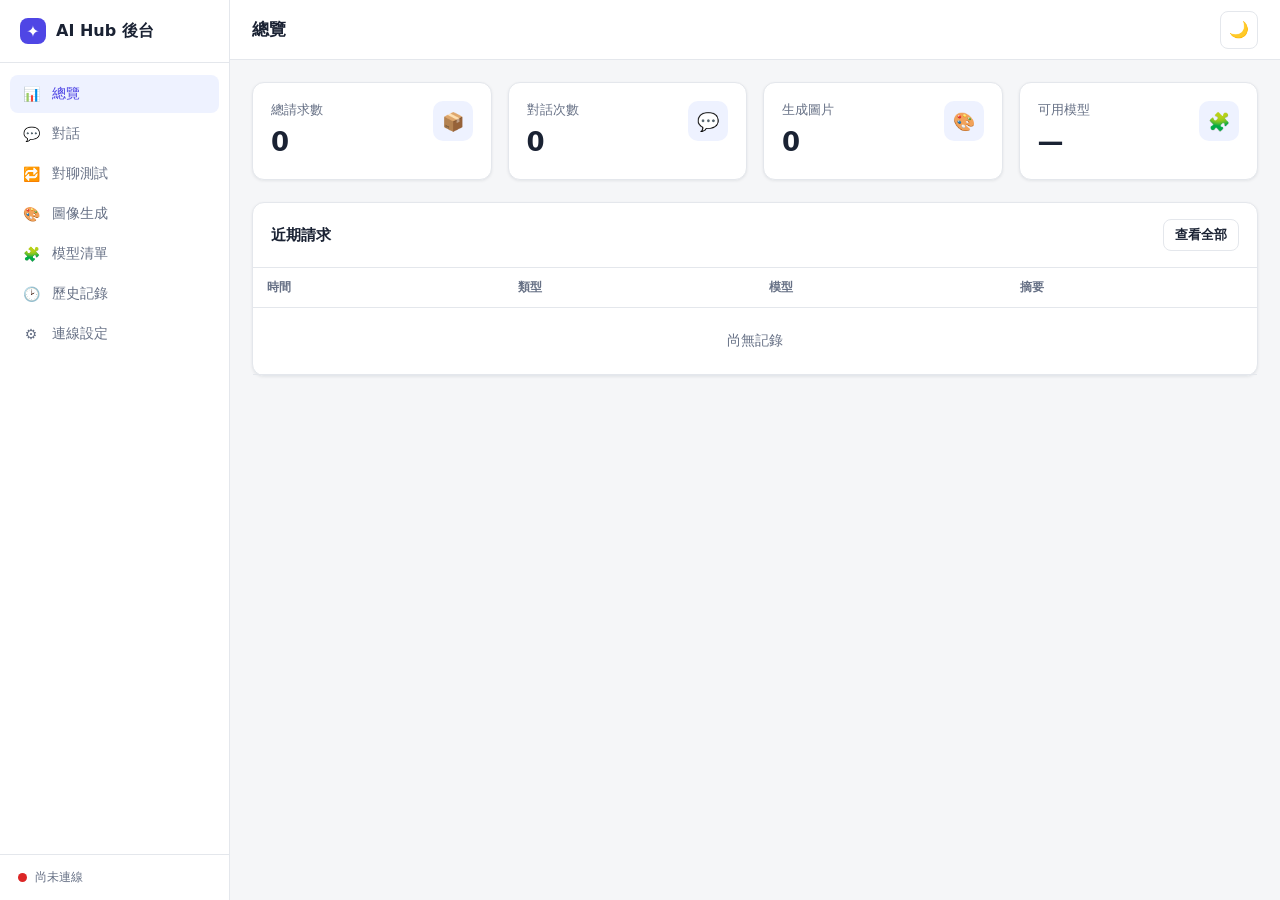
<file: AI/index.html>
<!DOCTYPE html>
<html lang="zh-Hant">
<head>
<meta charset="UTF-8">
<meta name="viewport" content="width=device-width, initial-scale=1.0">
<title>AI Hub 管理後台</title>
<style>
  /* ===== 主題變數 ===== */
  :root {
    --bg: #f5f6f8; --panel: #ffffff; --border: #e4e7ec;
    --text: #1a2233; --muted: #667085; --accent: #4f46e5; --accent-soft: #eef2ff;
    --green: #16a34a; --red: #dc2626; --amber: #d97706;
    --shadow: 0 1px 3px rgba(16,24,40,.08);
  }
  [data-theme="dark"] {
    --bg: #0f1419; --panel: #1a212b; --border: #2a3441;
    --text: #e6edf3; --muted: #8b98a5; --accent: #6366f1; --accent-soft: #1e1b4b;
    --shadow: 0 1px 3px rgba(0,0,0,.4);
  }
  * { box-sizing: border-box; margin: 0; padding: 0; }
  body { font-family: "Segoe UI", "Microsoft JhengHei", system-ui, sans-serif; background: var(--bg); color: var(--text); font-size: 14px; }
  .layout { display: flex; min-height: 100vh; }

  /* ===== 側邊欄 ===== */
  .sidebar { width: 230px; background: var(--panel); border-right: 1px solid var(--border); display: flex; flex-direction: column; position: fixed; inset: 0 auto 0 0; transition: transform .2s; z-index: 50; }
  .brand { padding: 18px 20px; font-weight: 700; font-size: 16px; display: flex; align-items: center; gap: 10px; border-bottom: 1px solid var(--border); }
  .brand .dot { width: 26px; height: 26px; border-radius: 8px; background: var(--accent); display: grid; place-items: center; color: #fff; }
  .nav { padding: 12px 10px; flex: 1; }
  .nav a { display: flex; align-items: center; gap: 12px; padding: 10px 12px; border-radius: 8px; color: var(--muted); text-decoration: none; font-weight: 500; margin-bottom: 2px; cursor: pointer; }
  .nav a:hover { background: var(--bg); color: var(--text); }
  .nav a.active { background: var(--accent-soft); color: var(--accent); }
  .nav .ico { width: 18px; text-align: center; }
  .conn { padding: 14px 18px; border-top: 1px solid var(--border); font-size: 12px; color: var(--muted); display: flex; align-items: center; gap: 8px; }
  .led { width: 9px; height: 9px; border-radius: 50%; background: var(--muted); flex: none; }
  .led.on { background: var(--green); box-shadow: 0 0 6px var(--green); }
  .led.off { background: var(--red); }

  /* ===== 主內容 ===== */
  .main { flex: 1; margin-left: 230px; min-width: 0; }
  .topbar { height: 60px; background: var(--panel); border-bottom: 1px solid var(--border); display: flex; align-items: center; gap: 14px; padding: 0 22px; position: sticky; top: 0; z-index: 40; }
  .topbar .title { font-size: 17px; font-weight: 600; flex: 1; }
  .icon-btn { background: transparent; border: 1px solid var(--border); border-radius: 8px; width: 38px; height: 38px; cursor: pointer; color: var(--text); font-size: 16px; }
  .icon-btn:hover { background: var(--bg); }
  .hamburger { display: none; }
  .content { padding: 22px; }

  /* ===== 統計卡 ===== */
  .stats { display: grid; grid-template-columns: repeat(auto-fit, minmax(200px, 1fr)); gap: 16px; margin-bottom: 22px; }
  .stat { background: var(--panel); border: 1px solid var(--border); border-radius: 12px; padding: 18px; box-shadow: var(--shadow); }
  .stat .label { color: var(--muted); font-size: 13px; }
  .stat .value { font-size: 26px; font-weight: 700; margin: 8px 0 4px; }
  .stat .ico { float: right; width: 40px; height: 40px; border-radius: 10px; display: grid; place-items: center; font-size: 18px; background: var(--accent-soft); color: var(--accent); }

  /* ===== 卡片 ===== */
  .card { background: var(--panel); border: 1px solid var(--border); border-radius: 12px; box-shadow: var(--shadow); margin-bottom: 22px; }
  .card-head { padding: 16px 18px; border-bottom: 1px solid var(--border); display: flex; align-items: center; gap: 12px; }
  .card-head h3 { font-size: 15px; flex: 1; }
  .card-body { padding: 18px; }

  /* ===== 表單元件 ===== */
  input, select, textarea { font-family: inherit; font-size: 14px; background: var(--panel); color: var(--text); border: 1px solid var(--border); border-radius: 8px; padding: 9px 12px; width: 100%; }
  input:focus, select:focus, textarea:focus { outline: none; border-color: var(--accent); }
  textarea { resize: vertical; min-height: 70px; }
  label { display: block; font-size: 13px; color: var(--muted); margin-bottom: 5px; margin-top: 12px; }
  label:first-child { margin-top: 0; }
  .btn { background: var(--accent); color: #fff; border: none; border-radius: 8px; padding: 9px 16px; font-size: 14px; font-weight: 600; cursor: pointer; }
  .btn:hover { filter: brightness(1.08); }
  .btn:disabled { opacity: .5; cursor: not-allowed; }
  .btn.ghost { background: transparent; border: 1px solid var(--border); color: var(--text); }
  .btn.ghost:hover { background: var(--bg); }
  .btn.sm { padding: 6px 11px; font-size: 13px; }
  .row { display: flex; gap: 14px; flex-wrap: wrap; }
  .row > div { flex: 1; min-width: 140px; }
  .status { font-size: 13px; margin-top: 10px; min-height: 18px; }
  .status.ok { color: var(--green); } .status.err { color: var(--red); }
  .spin { display: inline-block; width: 13px; height: 13px; border: 2px solid var(--muted); border-top-color: transparent; border-radius: 50%; animation: r .7s linear infinite; vertical-align: -2px; }
  @keyframes r { to { transform: rotate(360deg); } }
  .hint { font-size: 12px; color: var(--muted); margin-top: 6px; }

  /* ===== 模型 chip ===== */
  .chips { display: flex; flex-wrap: wrap; gap: 8px; margin-top: 12px; }
  .chip { background: var(--bg); border: 1px solid var(--border); border-radius: 999px; padding: 5px 12px; font-size: 12.5px; cursor: pointer; }
  .chip:hover { border-color: var(--accent); }
  .chip.active { background: var(--accent); border-color: var(--accent); color: #fff; }

  /* ===== 表格 ===== */
  table { width: 100%; border-collapse: collapse; }
  th, td { text-align: left; padding: 11px 14px; border-bottom: 1px solid var(--border); }
  th { color: var(--muted); font-size: 12px; text-transform: uppercase; letter-spacing: .03em; }
  tbody tr:hover { background: var(--bg); }
  .badge { display: inline-block; padding: 3px 10px; border-radius: 999px; font-size: 12px; font-weight: 600; }
  .badge.chat { background: #dbeafe; color: #1e40af; } .badge.image { background: #fce7f3; color: #9d174d; } .badge.models { background: #dcfce7; color: #166534; }
  [data-theme="dark"] .badge.chat { background: #1e3a5f; color: #bfdbfe; }
  [data-theme="dark"] .badge.image { background: #500724; color: #fbcfe8; }
  [data-theme="dark"] .badge.models { background: #14532d; color: #bbf7d0; }

  /* ===== 對話 ===== */
  .chat-box { background: var(--bg); border: 1px solid var(--border); border-radius: 10px; padding: 16px; min-height: 240px; max-height: 460px; overflow-y: auto; display: flex; flex-direction: column; gap: 12px; }
  .msg { display: flex; gap: 10px; max-width: 88%; }
  .msg.user { align-self: flex-end; flex-direction: row-reverse; }
  .avatar { width: 30px; height: 30px; border-radius: 8px; flex: none; display: grid; place-items: center; font-size: 15px; }
  .msg.user .avatar { background: var(--accent); color: #fff; }
  .msg.bot .avatar { background: var(--accent-soft); color: var(--accent); }
  .bubble { background: var(--panel); border: 1px solid var(--border); border-radius: 10px; padding: 10px 14px; white-space: pre-wrap; word-break: break-word; }
  .msg.user .bubble { background: var(--accent); color: #fff; border-color: var(--accent); }
  .chat-input { display: flex; gap: 10px; margin-top: 14px; }
  .chat-input textarea { min-height: 46px; }

  /* ===== 圖像 ===== */
  .img-grid { display: grid; grid-template-columns: repeat(auto-fill, minmax(220px, 1fr)); gap: 14px; margin-top: 14px; }
  .img-grid img { width: 100%; border-radius: 10px; border: 1px solid var(--border); display: block; }
  .imgwrap { position: relative; }
  .imgwrap .btns { position: absolute; right: 8px; bottom: 8px; display: flex; gap: 6px; }
  .imgwrap .btns .btn { box-shadow: var(--shadow); }

  /* ===== Modal / Toast / Page ===== */
  .overlay { position: fixed; inset: 0; background: rgba(0,0,0,.6); display: none; place-items: center; z-index: 100; padding: 20px; }
  .overlay.show { display: grid; }
  .modal { background: var(--panel); border-radius: 14px; width: 100%; max-width: 720px; max-height: 88vh; overflow: auto; }
  .modal img { width: 100%; border-radius: 10px; }
  .page { display: none; } .page.active { display: block; }
  .toast { position: fixed; bottom: 24px; left: 50%; transform: translateX(-50%) translateY(80px); background: var(--text); color: var(--panel); padding: 12px 20px; border-radius: 10px; font-weight: 500; transition: transform .25s; z-index: 200; }
  .toast.show { transform: translateX(-50%) translateY(0); }

  @media (max-width: 768px) {
    .sidebar { transform: translateX(-100%); } .sidebar.open { transform: translateX(0); }
    .main { margin-left: 0; } .hamburger { display: block; }
  }
</style>
</head>
<body>
<div class="layout">
  <!-- ===== 側邊欄 ===== -->
  <aside class="sidebar" id="sidebar">
    <div class="brand"><span class="dot">✦</span> AI Hub 後台</div>
    <nav class="nav" id="nav">
      <a class="active" data-page="overview"><span class="ico">📊</span> 總覽</a>
      <a data-page="chat"><span class="ico">💬</span> 對話</a>
      <a data-page="selfchat"><span class="ico">🔁</span> 對聊測試</a>
      <a data-page="image"><span class="ico">🎨</span> 圖像生成</a>
      <a data-page="models"><span class="ico">🧩</span> 模型清單</a>
      <a data-page="history"><span class="ico">🕑</span> 歷史記錄</a>
      <a data-page="settings"><span class="ico">⚙️</span> 連線設定</a>
    </nav>
    <div class="conn"><span class="led off" id="led"></span><span id="connText">尚未連線</span></div>
  </aside>

  <div class="main">
    <header class="topbar">
      <button class="icon-btn hamburger" id="ham">☰</button>
      <div class="title" id="pageTitle">總覽</div>
      <button class="icon-btn" id="themeBtn" title="切換主題">🌙</button>
    </header>
    <div class="content">

      <!-- ===== 總覽 ===== -->
      <section class="page active" id="page-overview">
        <div class="stats" id="statCards"></div>
        <div class="card">
          <div class="card-head"><h3>近期請求</h3><button class="btn ghost sm" data-goto="history">查看全部</button></div>
          <div style="overflow-x:auto">
            <table><thead><tr><th>時間</th><th>類型</th><th>模型</th><th>摘要</th></tr></thead>
            <tbody id="recentBody"></tbody></table>
          </div>
        </div>
      </section>

      <!-- ===== 對話 ===== -->
      <section class="page" id="page-chat">
        <div class="card">
          <div class="card-head">
            <h3>💬 對話測試</h3>
            <select id="chatModel" style="width:auto; max-width:260px"><option value="">選擇模型…</option></select>
            <button class="btn ghost sm" id="chatExport" title="把目前這場對話存成檔案">⬇ 匯出</button>
            <button class="btn ghost sm" id="chatImport" title="從檔案載入一場對話">⬆ 匯入</button>
            <input type="file" id="chatImportFile" accept="application/json,.json" style="display:none">
          </div>
          <div class="card-body">
            <div class="chat-box" id="chatBox">
              <div class="hint" style="margin:auto">填好設定與模型後,開始對話吧 👋</div>
            </div>
            <div class="chat-input">
              <textarea id="chatInput" placeholder="輸入訊息…(Enter 送出,Shift+Enter 換行)"></textarea>
              <button class="btn" id="chatSend">送出</button>
              <button class="btn ghost" id="chatClear" title="清空對話">🗑</button>
            </div>
            <div class="row" style="margin-top:12px">
              <div><label>Temperature</label><input id="temp" type="number" value="0.7" step="0.1" min="0" max="2"></div>
              <div><label>Max Tokens</label><input id="maxTokens" type="number" value="2048" min="1"></div>
              <div style="display:flex;align-items:flex-end"><label style="display:flex;gap:6px;align-items:center;margin:0;color:var(--text);cursor:pointer"><input type="checkbox" id="stream" checked style="width:auto"> 串流</label></div>
            </div>
            <div class="status" id="chatStatus"></div>
            <div class="chips" id="chatChips"></div>
          </div>
        </div>
      </section>

      <!-- ===== 對聊測試(兩模型自動對談) ===== -->
      <section class="page" id="page-selfchat">
        <div class="card">
          <div class="card-head"><h3>🔁 對聊測試</h3><span class="hint" style="margin:0">兩個模型針對你的話題自動對談</span>
            <button class="btn ghost sm" id="scExport" title="把這場對聊存成檔案">⬇ 匯出</button>
            <button class="btn ghost sm" id="scImport" title="從檔案載入一場對聊">⬆ 匯入</button>
            <input type="file" id="scImportFile" accept="application/json,.json" style="display:none">
          </div>
          <div class="card-body">
            <label>📋 情境範本(選了自動帶入人格與開場白,模型仍由你選)</label>
            <select id="scPreset"></select>
            <div class="row" style="margin-top:12px">
              <div>
                <label>🅰️ 角色 A 模型</label>
                <select id="scModelA"><option value="">選擇模型…</option></select>
                <label>A 的人格設定(選填)</label>
                <input id="scSysA" placeholder="例如:你是樂觀的分析師,立場偏正面">
              </div>
              <div>
                <label>🅱️ 角色 B 模型</label>
                <select id="scModelB"><option value="">選擇模型…</option></select>
                <label>B 的人格設定(選填)</label>
                <input id="scSysB" placeholder="例如:你是謹慎的評論者,負責提出質疑">
              </div>
            </div>
            <label>開場白 / 話題(你來開頭)</label>
            <textarea id="scSeed">請分析近期台灣與日本的關係,並提出你的觀察。</textarea>
            <div class="row" style="margin-top:6px">
              <div><label>對談輪數</label><input id="scTurns" type="number" value="6" min="1" max="40"></div>
              <div><label>每則 Max Tokens</label><input id="scMax" type="number" value="1024" min="64"></div>
              <div style="display:flex; align-items:flex-end; gap:10px">
                <button class="btn" id="scStart">▶ 開始對聊</button>
                <button class="btn ghost" id="scStop" disabled>⏹ 停止</button>
              </div>
            </div>
            <div class="status" id="scStatus"></div>
            <div class="chat-box" id="scBox" style="margin-top:6px"></div>
          </div>
        </div>
      </section>

      <!-- ===== 圖像 ===== -->
      <section class="page" id="page-image">
        <div class="card">
          <div class="card-head"><h3>🧱 遊戲素材範本</h3><span class="hint" style="margin:0">依《2D Top-Down AI 美術規範》快速套用 Prompt</span></div>
          <div class="card-body">
            <div class="row">
              <div><label>分類</label><select id="assetCat"></select></div>
              <div><label>項目</label><select id="assetSubj"></select></div>
              <div style="display:flex; align-items:flex-end"><button class="btn ghost" id="assetApply" style="width:100%">套用到下方 Prompt</button></div>
            </div>
            <label>自訂主體(選填,留空則用左邊選的項目;例如要生成清單沒有的新怪物 "Fire Goblin holding an axe")</label>
            <input id="assetCustom" placeholder="例如:Fire Goblin holding an axe">
          </div>
        </div>
        <div class="card">
          <div class="card-head"><h3>📁 遊戲貼圖檔名/資料夾</h3><span class="hint" style="margin:0">點一下複製該文字;檔名會同時帶入「下載檔名」</span></div>
          <div class="card-body">
            <div id="fileGroups"></div>
            <div class="status" id="batchStatus"></div>
            <div class="hint" id="targetHint" style="margin-top:10px">點單一項目=帶入 Prompt 與目標;按「⚡ 整組補齊」=缺少的檔案全自動生成並存入,連點都不用點。⚠️ 模板改版(2026-07 Q版貼紙風 v2)後,建議把舊圖清掉整組重生——同資料夾同一批、同一模型生成,風格才不會漂移混雜</div>
            <label>下載檔名(留空=自動用 Prompt 主體命名;下載一律轉存 PNG)</label>
            <input id="dlName" placeholder="例如:imp">
          </div>
        </div>
        <div class="card">
          <div class="card-head"><h3>🎨 圖像生成</h3></div>
          <div class="card-body">
            <div class="row">
              <div style="flex:2"><label>圖像模型</label><input id="imgModel" placeholder="到「模型清單」頁按圖像模型的「使用」鈕帶入,或手動貼上精確 ID(區分大小寫)"></div>
              <div><label>數量</label><input id="imgN" type="number" value="1" min="1" max="4"></div>
              <div><label>尺寸</label><select id="imgSize"><option>1024x1024</option><option>512x512</option><option>768x768</option><option>1024x768</option><option>768x1024</option></select></div>
            </div>
            <label>Prompt</label>
            <textarea id="imgPrompt">A beautiful sunset over the ocean, digital art</textarea>
            <label>Negative Prompt(選填,並非所有模型都支援,會忽略也沒關係)</label>
            <textarea id="imgNegative" style="min-height:50px"></textarea>
            <div style="margin-top:14px; display:flex; gap:14px; align-items:center; flex-wrap:wrap">
              <button class="btn" id="imgBtn">🎨 生成圖像</button>
              <label style="display:flex;gap:6px;align-items:center;margin:0;color:var(--text);cursor:pointer"><input type="checkbox" id="autoSpec" style="width:auto"> 自動套用美術規範(需求書)</label>
              <label style="display:flex;gap:6px;align-items:center;margin:0;color:var(--text);cursor:pointer"><input type="checkbox" id="autoMatte" style="width:auto"> 存入遊戲前自動去背</label>
              <label style="display:flex;gap:6px;align-items:center;margin:0;color:var(--text);cursor:pointer"><input type="checkbox" id="autoSave" style="width:auto"> 生成後自動存入遊戲</label>
            </div>
            <div class="hint">「自動存入」要先在上方選好目標(🎯 點怪物),生成完<b>第一張</b>會自動去背並寫進對應資料夾(檔案已存在仍會先問要不要覆蓋);一次生多張時,其餘的用各圖的「💾」手動挑著存。</div>
            <div class="status" id="imgStatus"></div>
            <div class="img-grid" id="imgResult"></div>
          </div>
        </div>
      </section>

      <!-- ===== 模型清單 ===== -->
      <section class="page" id="page-models">
        <div class="card">
          <div class="card-head"><h3>🧩 可用模型</h3>
            <select id="kindFilter" style="width:auto"><option value="">全部類型</option><option>圖像</option><option>對話</option><option>審核</option><option>嵌入</option><option>語音</option><option>重排</option></select>
            <label style="display:flex;gap:6px;align-items:center;margin:0;color:var(--text);cursor:pointer;font-size:13px"><input type="checkbox" id="freeOnly" style="width:auto"> 只看免費</label>
            <button class="btn sm" id="reloadModels">重新整理</button></div>
          <div style="overflow-x:auto"><table><thead><tr><th>Model ID</th><th>擁有者</th><th>類型</th><th>操作</th></tr></thead><tbody id="modelBody"></tbody></table></div>
          <div class="status" id="modelStatus" style="padding:0 18px 16px"></div>
        </div>
      </section>

      <!-- ===== 歷史記錄 ===== -->
      <section class="page" id="page-history">
        <div class="card">
          <div class="card-head"><h3>🕑 歷史記錄</h3>
            <button class="btn ghost sm" id="exportHistory">⬇ 匯出</button>
            <button class="btn ghost sm" id="importHistory">⬆ 匯入</button>
            <button class="btn ghost sm" id="clearHistory">清空記錄</button>
            <input type="file" id="importFile" accept="application/json,.json" style="display:none">
          </div>
          <div style="overflow-x:auto"><table><thead><tr><th>時間</th><th>類型</th><th>模型</th><th>內容</th><th></th></tr></thead><tbody id="historyBody"></tbody></table></div>
        </div>
      </section>

      <!-- ===== 設定 ===== -->
      <section class="page" id="page-settings">
        <div class="card" style="max-width:620px">
          <div class="card-head"><h3>⚙️ 連線設定</h3></div>
          <div class="card-body">
            <label>快速切換服務商(各自記住自己的金鑰)</label>
            <div style="display:flex; gap:8px; flex-wrap:wrap">
              <button class="btn ghost sm" data-preset="https://www.iai.nkust.edu.tw/aihub/v1">🏫 學校 AI Hub</button>
              <button class="btn ghost sm" data-preset="https://openrouter.ai/api/v1">🌐 OpenRouter</button>
              <button class="btn ghost sm" data-preset="https://generativelanguage.googleapis.com/v1beta/openai">✨ Google Gemini</button>
              <button class="btn ghost sm" data-preset="https://image.pollinations.ai">🎨 Pollinations(免金鑰)</button>
            </div>
            <div class="hint">OpenRouter 金鑰到 openrouter.ai → Keys 申請;Gemini 金鑰到 aistudio.google.com 申請(免費額度隨官方政策變動);Pollinations 完全不用金鑰,但只支援圖像頁。</div>
            <label>Base URL</label>
            <input id="baseUrl" value="https://www.iai.nkust.edu.tw/aihub/v1">
            <label>API Key（Bearer Token）</label>
            <div style="display:flex; gap:8px">
              <input id="apiKey" type="password" placeholder="貼上你的 API Key">
              <button class="btn ghost" id="toggleKey" type="button" title="顯示／隱藏金鑰" style="width:46px; flex:none">👁</button>
            </div>
            <div class="hint">設定僅存在瀏覽器 localStorage,不會外傳。共用電腦用完請按「清除金鑰」。</div>
            <div style="margin-top:16px; display:flex; gap:10px; flex-wrap:wrap">
              <button class="btn" id="testConn">🔌 測試連線</button>
              <button class="btn ghost" id="saveConn">💾 儲存</button>
              <button class="btn ghost" id="clearKey">🗑 清除金鑰</button>
            </div>
            <div class="status" id="connStatus"></div>
          </div>
        </div>
      </section>

    </div>
  </div>
</div>

<div class="overlay" id="overlay"><div class="modal" id="modalContent"></div></div>
<div class="toast" id="toast"></div>

<script>
// ============================================================
// AI Hub 管理後台 — 整合 列模型 / 對話 / 圖像生成 / 歷史 / 統計
// API:OpenAI 相容(/models、/chat/completions、/images/generations)
// ============================================================
const $ = s => document.querySelector(s);
const $$ = s => document.querySelectorAll(s);

// ---------- 設定與狀態 ----------
const cfg = JSON.parse(localStorage.getItem('aihub-cfg') || '{}');
const settings = { baseUrl: 'https://www.iai.nkust.edu.tw/aihub/v1', apiKey: '', keys: {}, imgModels: {}, theme: 'light', autoSpec: true, ...cfg };
// 舊版設定沒有 keys 對照表:把現有金鑰掛到現在的 baseUrl 名下,切換服務商時才不會弄丟
if (!settings.keys) settings.keys = {};
if (!settings.imgModels) settings.imgModels = {};
if (settings.apiKey && !settings.keys[settings.baseUrl]) settings.keys[settings.baseUrl] = settings.apiKey;
let models = [];          // 模型清單快取
let chatMessages = [];    // 當前對話訊息
let currentChatId = null; // 當前對話在歷史記錄中的 id(null = 還沒存成一筆)

function saveCfg() { localStorage.setItem('aihub-cfg', JSON.stringify(settings)); }
function apiUrl(p) { return settings.baseUrl.replace(/\/+$/, '') + p; }
function isOpenRouter() { return /openrouter\.ai/i.test(settings.baseUrl); }
function isGemini() { return /generativelanguage\.googleapis\.com/i.test(settings.baseUrl); }
function isPollinations() { return /pollinations\.ai/i.test(settings.baseUrl); }
function providerName() { return isOpenRouter() ? 'OpenRouter' : isGemini() ? 'Google Gemini' : isPollinations() ? 'Pollinations' : '學校 AI Hub'; }
function headers() {
  const h = { 'accept': 'application/json', 'Content-Type': 'application/json', 'Authorization': 'Bearer ' + settings.apiKey };
  if (isOpenRouter()) h['X-Title'] = 'Gloamdepths AI Hub'; // OpenRouter 用這個在後台標示流量來源
  return h;
}

// ---------- 主題 ----------
function applyTheme() { document.documentElement.setAttribute('data-theme', settings.theme); $('#themeBtn').textContent = settings.theme === 'dark' ? '☀️' : '🌙'; }

// ---------- 歷史記錄(localStorage) ----------
const history = {
  KEY: 'aihub-history',
  all() { try { return JSON.parse(localStorage.getItem(this.KEY) || '[]'); } catch { return []; } },
  // 共用存檔:最多 200 筆;容量爆掉(通常是圖片 base64 太大)時自動丟掉圖片資料,至少保住文字記錄
  _save(list) {
    const slice = list.slice(0, 200);
    try { localStorage.setItem(this.KEY, JSON.stringify(slice)); }
    catch { try { localStorage.setItem(this.KEY, JSON.stringify(slice.map(r => { const { images, ...rest } = r; return rest; }))); } catch {} }
    refreshStats();
  },
  add(rec) { const list = this.all(); list.unshift(rec); this._save(list); },
  // 對話用:依 id 更新或新增 → 同一場對話更新「同一筆」,而不是每則訊息各存一筆
  upsert(rec) {
    const list = this.all();
    const i = list.findIndex(r => r.id && r.id === rec.id);
    if (i >= 0) list.splice(i, 1);   // 取出舊的
    list.unshift(rec);               // 更新後的放最前面(最新)
    this._save(list);
  },
  clear() { localStorage.removeItem(this.KEY); refreshStats(); },
};
function nowStr() { return new Date().toLocaleString('zh-TW', { hour12: false }); }
// 對話用的唯一 id(僅內部識別、不顯示給使用者)
function newId() { return 'c' + Date.now().toString(36) + Math.random().toString(36).slice(2, 7); }

// ---------- 頁面切換 ----------
const titles = { overview: '總覽', chat: '對話', selfchat: '對聊測試', image: '圖像生成', models: '模型清單', history: '歷史記錄', settings: '連線設定' };
function go(page) {
  $$('.page').forEach(p => p.classList.remove('active'));
  $('#page-' + page).classList.add('active');
  $$('#nav a').forEach(a => a.classList.toggle('active', a.dataset.page === page));
  $('#pageTitle').textContent = titles[page];
  $('#sidebar').classList.remove('open');
  if (page === 'overview') refreshStats();
  if (page === 'selfchat') renderSC();
  if (page === 'history') renderHistory();
  // 進入會用到模型的頁面時,若還沒載入過模型且已設定金鑰,就自動載入,下拉才有東西可選
  if ((page === 'models' || page === 'chat' || page === 'selfchat') && !models.length && settings.apiKey) loadModels();
}
$$('#nav a').forEach(a => a.onclick = () => go(a.dataset.page));
$$('[data-goto]').forEach(b => b.onclick = () => go(b.dataset.goto));

// ---------- Toast ----------
let toastTimer;
function toast(msg) { const t = $('#toast'); t.textContent = msg; t.classList.add('show'); clearTimeout(toastTimer); toastTimer = setTimeout(() => t.classList.remove('show'), 2200); }
function esc(s) { return String(s).replace(/[&<>"']/g, c => ({ '&': '&amp;', '<': '&lt;', '>': '&gt;', '"': '&quot;', "'": '&#39;' }[c])); }

// ---------- 連線狀態燈 ----------
function setConn(state, text) {
  const led = $('#led'); led.className = 'led ' + state;
  $('#connText').textContent = text;
}

// ---------- 統計卡 + 近期請求 ----------
function refreshStats() {
  const list = history.all();
  const chat = list.filter(r => r.type === 'chat').length;
  const img = list.filter(r => r.type === 'image').length;
  const cards = [
    { label: '總請求數', value: list.length, ico: '📦' },
    { label: '對話次數', value: chat, ico: '💬' },
    { label: '生成圖片', value: img, ico: '🎨' },
    { label: '可用模型', value: models.length || '—', ico: '🧩' },
  ];
  $('#statCards').innerHTML = cards.map(c => `<div class="stat"><div class="ico">${c.ico}</div><div class="label">${c.label}</div><div class="value">${c.value}</div></div>`).join('');
  const badge = { chat: 'chat', image: 'image', models: 'models' };
  const tname = { chat: '對話', image: '圖像', models: '模型' };
  $('#recentBody').innerHTML = list.slice(0, 6).map(r => `<tr><td>${r.time}</td><td><span class="badge ${badge[r.type]}">${tname[r.type]}</span></td><td>${esc(r.model || '—')}</td><td>${esc((r.summary || '').slice(0, 40))}</td></tr>`).join('') || `<tr><td colspan="4" style="text-align:center;color:var(--muted);padding:24px">尚無記錄</td></tr>`;
}

// ---------- 載入模型 ----------
async function loadModels() {
  const st = $('#modelStatus'); st.className = 'status';
  // Pollinations 沒有 /models 端點也不用金鑰,直接說明而不是丟一個看不懂的錯誤
  if (isPollinations()) { setConn('on', 'Pollinations(免金鑰)'); st.textContent = 'Pollinations 不提供模型清單,請直接到「圖像生成」頁使用(模型填 flux 即可)'; return; }
  // 防呆:沒有金鑰就別送出(否則會送出空的 Bearer,拿到看不懂的 401)
  if (!settings.apiKey) { setConn('off', '尚未設定金鑰'); st.className = 'status err'; st.textContent = '✗ 請先到「連線設定」填入並儲存 API Key'; return; }
  st.innerHTML = '<span class="spin"></span> 載入中…';
  try {
    const res = await fetch(apiUrl('/models'), { headers: headers() });
    const text = await res.text();
    if (!res.ok) throw new Error('HTTP ' + res.status + ' — ' + text.slice(0, 200));
    const data = JSON.parse(text);
    models = Array.isArray(data) ? data : (data.data || data.models || []);
    setConn('on', '已連線 · ' + models.length + ' 個模型');
    st.className = 'status ok'; st.textContent = '✓ 共 ' + models.length + ' 個模型';
    renderModelTable();
    fillModelSelects();
    refreshStats();
  } catch (e) {
    setConn('off', '連線失敗');
    st.className = 'status err'; st.textContent = '✗ ' + e.message;
  }
}
function modelId(m) { return m.id || m.name || m.model || String(m); }
// 判斷模型是否免費:OpenRouter 免費模型 id 以 :free 結尾或 pricing 全為 0
function isFreeModel(m) {
  const id = modelId(m);
  if (/:free$/i.test(id)) return true;
  return !!(m.pricing && +m.pricing.prompt === 0 && +m.pricing.completion === 0);
}
// 猜用途:OpenRouter 有提供輸出模態(最準),否則退回用名稱關鍵字判斷
function modelKind(id, m) {
  if (m?.architecture?.output_modalities?.includes('image')) return '圖像';
  if (/safety|guard|moderat/i.test(id)) return '審核';
  if (/image|dall-?e|flux|sdxl|stable-?diffusion|z-image|kandinsky|midjourney|playground-v|^pic-|-pic-|pic-(large|small)/i.test(id)) return '圖像';
  if (/embed|bge|gte|text-embedding|m3e|jina-embed|e5-/i.test(id)) return '嵌入';
  if (/whisper|tts|audio|speech|voice|speaker|\basr\b/i.test(id)) return '語音';
  if (/rerank/i.test(id)) return '重排';
  return '對話';
}
function renderModelTable() {
  let list = $('#freeOnly')?.checked ? models.filter(isFreeModel) : models;
  const kf = $('#kindFilter')?.value;
  if (kf) list = list.filter(m => modelKind(modelId(m), m) === kf);
  $('#modelBody').innerHTML = list.map(m => {
    const id = modelId(m);
    const kind = modelKind(id, m);
    // 「對話」「圖像」套用到對應頁;「審核」也走對話頁(它吃 chat 格式、回傳安全分類)
    const usable = kind === '對話' || kind === '圖像' || kind === '審核';
    return `<tr><td><b>${esc(id)}</b>${isFreeModel(m) ? ' <span class="badge models">免費</span>' : ''}</td><td>${esc(m.owned_by || m.owner || '—')}</td><td>${kind}</td>
      <td><button class="btn ghost sm" ${usable ? `onclick="useModel('${esc(id)}','${kind}')"` : 'disabled title="此類型不支援對話/圖像頁"'}>使用</button></td></tr>`;
  }).join('') || `<tr><td colspan="4" style="text-align:center;color:var(--muted);padding:24px">${
    !models.length ? '按「重新整理」載入模型'
    : (kf === '圖像' && $('#freeOnly')?.checked) ? '目前的免費模型都不能產圖 —— 取消「只看免費」可看到付費的圖像模型,或切回學校 AI Hub 用免費的'
    : '沒有符合篩選的模型,試著放寬類型或取消「只看免費」'
  }</td></tr>`;
}
function fillModelSelects() {
  const opts = models.map(m => `<option>${esc(modelId(m))}</option>`).join('');
  // 對話頁 + 對聊頁的三個下拉一起填,保留原本選取值
  ['#chatModel', '#scModelA', '#scModelB'].forEach(sel => {
    const el = $(sel); if (!el) return; const cur = el.value;
    el.innerHTML = '<option value="">選擇模型…</option>' + opts;
    if (cur) el.value = cur;
  });
}
window.useModel = (id, kind) => {
  if (kind === '圖像') { $('#imgModel').value = id; saveImgModel(); go('image'); }
  else {
    const sel = $('#chatModel');
    if (![...sel.options].some(o => o.value === id)) sel.innerHTML += `<option>${esc(id)}</option>`;
    sel.value = id; go('chat');
  }
  toast(kind === '審核' ? '已選用審核模型:它只會判斷內容是否安全,不會生成內容' : '已選用 ' + id);
};

// ---------- 對話 ----------
function renderChat() {
  const box = $('#chatBox');
  if (!chatMessages.length) { box.innerHTML = '<div class="hint" style="margin:auto">填好設定與模型後,開始對話吧 👋</div>'; return; }
  box.innerHTML = chatMessages.map(m => `<div class="msg ${m.role === 'user' ? 'user' : 'bot'}">
    <div class="avatar">${m.role === 'user' ? '🙂' : '🤖'}</div><div class="bubble">${esc(m.content)}</div></div>`).join('');
  box.scrollTop = box.scrollHeight;
}
async function sendChat() {
  const input = $('#chatInput'), st = $('#chatStatus');
  const content = input.value.trim();
  const model = $('#chatModel').value;
  if (!settings.apiKey) { toast('請先到「連線設定」填 API Key'); go('settings'); return; }
  if (!model) { toast('請先選擇模型'); return; }
  if (!content) return;

  chatMessages.push({ role: 'user', content });
  input.value = ''; renderChat();
  const botMsg = { role: 'assistant', content: '' };
  chatMessages.push(botMsg);

  const useStream = $('#stream').checked;
  const body = { model, messages: chatMessages.filter(m => m !== botMsg), temperature: parseFloat($('#temp').value), max_tokens: parseInt($('#maxTokens').value), stream: useStream };
  st.className = 'status'; st.innerHTML = '<span class="spin"></span> 回應中…';
  $('#chatSend').disabled = true;
  const time = nowStr();

  try {
    const res = await fetch(apiUrl('/chat/completions'), { method: 'POST', headers: headers(), body: JSON.stringify(body) });
    if (!res.ok) { const t = await res.text(); throw new Error('HTTP ' + res.status + ' — ' + t.slice(0, 300)); }

    if (useStream) {
      const reader = res.body.getReader(); const dec = new TextDecoder(); let buf = '';
      while (true) {
        const { done, value } = await reader.read(); if (done) break;
        buf += dec.decode(value, { stream: true });
        const lines = buf.split('\n'); buf = lines.pop();
        for (const line of lines) {
          const s = line.trim(); if (!s.startsWith('data:')) continue;
          const p = s.slice(5).trim(); if (p === '[DONE]') continue;
          try {
            const d = JSON.parse(p).choices?.[0]?.delta || {};
            // 一般模型用 content;reasoning 型模型(deepseek / nemotron 等)內容在 reasoning_content
            botMsg.content += d.content || d.reasoning_content || '';
            renderChat();
          } catch {}
        }
      }
    } else {
      const data = await res.json();
      const m = data.choices?.[0]?.message || {};
      botMsg.content = m.content || m.reasoning_content || JSON.stringify(data);
      renderChat();
    }
    // 串流/非串流都跑完還是空 → 給診斷提示,避免使用者看到一片空白
    if (!botMsg.content.trim()) {
      botMsg.content = '⚠️ 模型回傳空白內容。常見原因:\n• Max Tokens 太小,被推理思考用光(試著調高到 2048 以上)\n• 選到 embedding / 語音模型(不支援對話)\n• 該模型後端異常';
      renderChat();
    }
    st.className = 'status ok'; st.textContent = '✓ 完成';
    setConn('on', '已連線');
    // 把整場對話存成同一筆(含完整訊息,日後可載回)。第一次送出才產生 id
    if (!currentChatId) currentChatId = newId();
    history.upsert({
      id: currentChatId, time, type: 'chat', model,
      summary: chatMessages.find(m => m.role === 'user')?.content || content, // 用第一則使用者訊息當標題
      messages: chatMessages.slice(), // 完整對話快照
    });
  } catch (e) {
    botMsg.content = '⚠️ ' + e.message; renderChat();
    st.className = 'status err'; st.textContent = '✗ ' + e.message;
    setConn('off', '請求失敗');
  } finally { $('#chatSend').disabled = false; }
}
// 常用模型快選(OpenRouter):審核模型是分類器,只回傳安全判定,放這裡是拿來把關內容,不是拿來生成
const CHAT_RECOS = [
  { id: 'nvidia/nemotron-3.5-content-safety:free', label: '🛡 內容審核 nemotron-3.5', note: '審核模型:貼一段文字給它,它回答安不安全/屬於哪類違規。不會生成遊戲內容!' },
];
function renderChatChips() {
  $('#chatChips').innerHTML = CHAT_RECOS.map((r, i) =>
    `<span class="chip" onclick="pickReco(${i})" title="${esc(r.note)}">${esc(r.label)}</span>`).join('')
    + `<span class="hint" style="align-self:center">← OpenRouter 快選;生成遊戲文字內容請到「模型清單」勾「只看免費」挑一般對話模型</span>`;
}
window.pickReco = i => {
  const r = CHAT_RECOS[i];
  if (!isOpenRouter()) { toast('這是 OpenRouter 的模型,請先到「連線設定」切換到 OpenRouter'); go('settings'); return; }
  const sel = $('#chatModel');
  if (![...sel.options].some(o => o.value === r.id)) sel.innerHTML += `<option>${esc(r.id)}</option>`;
  sel.value = r.id;
  toast(r.note);
};
$('#chatSend').onclick = sendChat;
$('#chatInput').onkeydown = e => { if (e.key === 'Enter' && !e.shiftKey) { e.preventDefault(); sendChat(); } };
$('#chatClear').onclick = () => { chatMessages = []; currentChatId = null; renderChat(); };
$('#chatModel').onchange = e => { if (e.target.value) toast('已選 ' + e.target.value); };

// 匯出「目前這場對話」成單一 JSON 檔(含完整訊息與模型)
$('#chatExport').onclick = () => {
  if (!chatMessages.length) { toast('目前沒有對話可匯出'); return; }
  const rec = {
    id: currentChatId || newId(), time: nowStr(), type: 'chat',
    model: $('#chatModel').value || '',
    summary: chatMessages.find(m => m.role === 'user')?.content || '',
    messages: chatMessages.slice(),
  };
  const blob = new Blob([JSON.stringify(rec, null, 2)], { type: 'application/json' });
  const url = URL.createObjectURL(blob);
  const a = document.createElement('a');
  a.href = url; a.download = 'aihub-chat-' + nowStr().replace(/[\/:\s]+/g, '-') + '.json';
  a.click(); URL.revokeObjectURL(url);
  toast('已匯出目前對話');
};
// 匯入一場對話:載回聊天視窗(含模型),並同步存進歷史
$('#chatImport').onclick = () => $('#chatImportFile').click();
$('#chatImportFile').onchange = e => {
  const file = e.target.files[0]; if (!file) return;
  const reader = new FileReader();
  reader.onload = () => {
    try {
      let data = JSON.parse(reader.result);
      // 同時相容兩種檔案:聊天頁匯出的「單一對話物件」,或歷史頁匯出的「陣列」(取第一筆對話)
      if (Array.isArray(data)) data = data.find(r => r && r.type === 'chat' && Array.isArray(r.messages));
      if (!data || !Array.isArray(data.messages)) throw new Error('找不到可載入的對話內容');
      chatMessages = data.messages.slice();
      currentChatId = data.id || newId();
      if (data.model) {
        const sel = $('#chatModel');
        if (![...sel.options].some(o => o.value === data.model)) sel.innerHTML += `<option>${esc(data.model)}</option>`;
        sel.value = data.model;
      }
      renderChat();
      // 一併寫進歷史,之後在歷史頁也找得到、可再載入
      history.upsert({
        id: currentChatId, time: data.time || nowStr(), type: 'chat', model: data.model || '',
        summary: data.summary || (chatMessages.find(m => m.role === 'user')?.content || ''),
        messages: chatMessages.slice(),
      });
      toast('已匯入對話');
    } catch (err) { toast('匯入失敗:' + err.message); }
    finally { e.target.value = ''; }
  };
  reader.readAsText(file);
};

// ---------- 對聊測試(兩模型自動對談) ----------
let scTranscript = [];   // 對談記錄 [{speaker:'A'|'B', model, content}]
let scStop = false, scRunning = false;

function renderSC() {
  const box = $('#scBox');
  if (!scTranscript.length) { box.innerHTML = '<div class="hint" style="margin:auto">設定好上面欄位,按「開始對聊」👋</div>'; return; }
  box.innerHTML = scTranscript.map(t => `<div class="msg ${t.speaker === 'A' ? 'bot' : 'user'}">
    <div class="avatar">${t.speaker === 'A' ? '🅰️' : '🅱️'}</div>
    <div class="bubble"><div style="font-size:11px;opacity:.65;margin-bottom:3px">${t.speaker} · ${esc(t.model || '')}</div>${esc(t.content)}</div></div>`).join('');
  box.scrollTop = box.scrollHeight;
}

// 呼叫單一模型(非串流,含 reasoning 欄位 fallback)
async function callModel(model, messages, maxTokens) {
  const res = await fetch(apiUrl('/chat/completions'), {
    method: 'POST', headers: headers(),
    // presence/frequency_penalty:降低模型重複既有文字的傾向(對付複讀)
    body: JSON.stringify({ model, messages, max_tokens: maxTokens, temperature: 0.9, top_p: 0.95, presence_penalty: 0.6, frequency_penalty: 0.3, stream: false }),
  });
  const text = await res.text();
  if (!res.ok) throw new Error('HTTP ' + res.status + ' — ' + text.slice(0, 200));
  const m = JSON.parse(text).choices?.[0]?.message || {};
  return (m.content || m.reasoning_content || '').trim();
}

async function runSelfChat() {
  if (scRunning) return;
  const a = $('#scModelA').value, b = $('#scModelB').value;
  if (!settings.apiKey) { toast('請先到「連線設定」填 API Key'); go('settings'); return; }
  if (!a || !b) { toast('請先為 A、B 各選一個模型'); return; }
  const seed = $('#scSeed').value.trim();
  if (!seed) { toast('請先填開場白 / 話題'); return; }
  const turns = parseInt($('#scTurns').value) || 6;
  const mt = parseInt($('#scMax').value) || 1024;
  const sysA = $('#scSysA').value.trim(), sysB = $('#scSysB').value.trim();

  // 開場白視為 A 先發言(由你代筆),接著輪到 B 回應
  scTranscript = [{ speaker: 'A', model: a, content: seed }];
  renderSC();
  scStop = false; scRunning = true;
  $('#scStart').disabled = true; $('#scStop').disabled = false;
  const st = $('#scStatus');

  let next = 'B';
  try {
    for (let i = 0; i < turns && !scStop; i++) {
      const model = next === 'A' ? a : b;
      const sys = next === 'A' ? sysA : sysB;
      st.className = 'status'; st.innerHTML = `<span class="spin"></span> ${next} (${esc(model)}) 思考中… 第 ${i + 1}/${turns} 則`;

      // 組訊息:對「當前發言者」而言,自己過去的話是 assistant,對方的話是 user
      // 基底指示:明確禁止複讀,逼模型產生新內容而非複製對方的話
      const base = '你正在與另一位 AI 進行對談討論。嚴格遵守:(1) 一律使用繁體中文。(2) 只針對對方「最新」一則發言,提出你自己的分析、補充、舉例或反駁。(3) 絕對禁止重複、複製、或原封不動引用對方說過的任何句子。(4) 每則聚焦 1~3 個重點,簡潔有觀點,要推進討論,不要只是附和或換句話說重講一遍。';
      const msgs = [{ role: 'system', content: sys ? base + '\n\n你的角色設定:' + sys : base }];
      for (const t of scTranscript) msgs.push({ role: t.speaker === next ? 'assistant' : 'user', content: t.content });

      // 先放佔位泡泡,讓使用者看到輪到誰
      const ph = { speaker: next, model, content: '…' };
      scTranscript.push(ph); renderSC();

      let out;
      try { out = await callModel(model, msgs, mt); }
      catch (e) { ph.content = '⚠️ ' + e.message; renderSC(); st.className = 'status err'; st.textContent = '✗ ' + e.message; break; }

      ph.content = out || '(模型回傳空白)';
      renderSC();
      history.add({ time: nowStr(), type: 'chat', model, summary: '[對聊] ' + out.slice(0, 30) });
      next = next === 'A' ? 'B' : 'A';
    }
    if (!st.className.includes('err')) { st.className = 'status ok'; st.textContent = scStop ? '⏹ 已停止' : '✓ 對談結束'; }
  } finally {
    scRunning = false; $('#scStart').disabled = false; $('#scStop').disabled = true;
  }
}
$('#scStart').onclick = runSelfChat;
$('#scStop').onclick = () => { scStop = true; $('#scStop').disabled = true; };

// 匯出「目前這場對聊」:含雙方模型、人格、開場白、輪數與完整對談記錄
$('#scExport').onclick = () => {
  if (!scTranscript.length) { toast('目前沒有對聊內容可匯出'); return; }
  const rec = {
    type: 'selfchat', time: nowStr(),
    modelA: $('#scModelA').value, modelB: $('#scModelB').value,
    sysA: $('#scSysA').value, sysB: $('#scSysB').value,
    seed: $('#scSeed').value, turns: $('#scTurns').value, max: $('#scMax').value,
    transcript: scTranscript.slice(),
  };
  const blob = new Blob([JSON.stringify(rec, null, 2)], { type: 'application/json' });
  const url = URL.createObjectURL(blob);
  const a = document.createElement('a');
  a.href = url; a.download = 'aihub-selfchat-' + nowStr().replace(/[\/:\s]+/g, '-') + '.json';
  a.click(); URL.revokeObjectURL(url);
  toast('已匯出對聊');
};
// 匯入一場對聊:還原雙方設定與對談記錄到畫面上
$('#scImport').onclick = () => $('#scImportFile').click();
$('#scImportFile').onchange = e => {
  const file = e.target.files[0]; if (!file) return;
  if (scRunning) { toast('對聊進行中,請先停止再匯入'); e.target.value = ''; return; }
  const reader = new FileReader();
  reader.onload = () => {
    try {
      let data = JSON.parse(reader.result);
      if (Array.isArray(data)) data = data.find(r => r && r.type === 'selfchat' && Array.isArray(r.transcript));
      if (!data || !Array.isArray(data.transcript)) throw new Error('找不到可載入的對聊內容');
      // 還原模型下拉(若清單裡沒有就先補一個選項),其餘欄位有值才覆蓋
      const setSel = (sel, val) => { if (!val) return; const el = $(sel); if (![...el.options].some(o => o.value === val)) el.innerHTML += `<option>${esc(val)}</option>`; el.value = val; };
      setSel('#scModelA', data.modelA); setSel('#scModelB', data.modelB);
      if (data.sysA != null) $('#scSysA').value = data.sysA;
      if (data.sysB != null) $('#scSysB').value = data.sysB;
      if (data.seed != null) $('#scSeed').value = data.seed;
      if (data.turns != null) $('#scTurns').value = data.turns;
      if (data.max != null) $('#scMax').value = data.max;
      scTranscript = data.transcript.slice();
      renderSC();
      toast('已匯入對聊');
    } catch (err) { toast('匯入失敗:' + err.message); }
    finally { e.target.value = ''; }
  };
  reader.readAsText(file);
};

// 對聊情境範本:一鍵帶入雙方人格 / 開場白 / 輪數(模型仍由使用者自選)
const SC_PRESETS = {
  recruit: {
    name: '🎓 客戶 vs 工程師(招生系統需求訪談)',
    sysA: '你是一所私立大學的招生主任,不懂技術。你想開發一套線上招生系統,只會用行政與商業語言描述需求(希望報名流程順、提升報名人數、報表好看、長官好交代)。當工程師問你技術問題時,你用非技術的方式回答,並會不時冒出新的想法或擔憂(預算、上線時程、個資安全、跟現有校務系統整合)。你常常一開始講不清楚,需要被引導。',
    sysB: '你是資深全端工程師,負責訪談客戶、把模糊的商業需求轉成具體功能規格。你會主動提問釐清:使用者角色、完整報名流程、需要哪些欄位、是否要線上繳費與金流、審核機制、要產出哪些報表、預估報名人數與資料量、個資法遵循。每次只聚焦問 1~2 個最關鍵問題,並適時提出技術建議。不要一次問太多。',
    seed: '你好,我們學校想做一套線上招生報名系統,希望讓學生能網路報名、線上繳費,行政人員可以在後台管理跟匯出名單。我們對技術不太懂,可以幫我們規劃嗎?',
    turns: 10,
  },
  debate: {
    name: '⚖️ 正方 vs 反方(議題辯論)',
    sysA: '你是正方,堅定支持討論中的議題。提出有力論點、數據與實例佐證,並逐點反駁對方的說法。',
    sysB: '你是反方,堅定反對該議題。指出風險、漏洞與反例,並逐點反駁對方的論點。',
    seed: '我們來辯論:政府是否應該全面禁止國高中學生在校使用手機?請先表達你的立場與三個理由。',
    turns: 8,
  },
  interview: {
    name: '💼 面試官 vs 求職者(模擬面試)',
    sysA: '你是科技公司的資深面試官,針對「後端工程師」職缺提問,從自我介紹、技術基礎、專案經驗到情境題逐步深入,並針對對方的回答追問細節。',
    sysB: '你是來面試後端工程師的求職者,有三年實務經驗,誠實作答但盡量表現專業,回答問題並適度反問公司情況。',
    seed: '你好,歡迎來面試。我們先從簡單的開始,可以請你做個自我介紹嗎?',
    turns: 10,
  },
  socratic: {
    name: '📚 老師 vs 學生(蘇格拉底式教學)',
    sysA: '你是學生,對主題似懂非懂,會提出疑問與不完整的想法,並根據老師的引導逐步修正、深化自己的理解。',
    sysB: '你是老師,用蘇格拉底式提問引導學生思考,不直接給答案,而是用層層反問幫學生自己想通。',
    seed: '老師,我不太懂什麼是「機會成本」,可以教我嗎?',
    turns: 8,
  },
  analysis: {
    name: '🔍 樂觀派 vs 謹慎派(時事分析)',
    sysA: '你是樂觀的分析師,聚焦機會與正面發展,用趨勢與案例支持你的觀點。',
    sysB: '你是謹慎的評論者,專門指出風險、盲點與反例,不輕易認同對方。',
    seed: '請分析近期台灣與日本的關係,並提出你的觀察。',
    turns: 8,
  },
  pmdev: {
    name: '📱 產品經理 vs 工程師(功能可行性討論)',
    sysA: '你是產品經理,從使用者價值與商業角度提出功能需求,對技術細節不熟,會在意時程與優先級。',
    sysB: '你是工程師,評估需求的技術可行性、工時與風險,提出取捨方案,必要時建議更簡單的替代做法。',
    seed: '我想在我們的 App 加一個「AI 客服聊天」功能,讓使用者隨時能問問題,這個做得出來嗎?大概要多久?',
    turns: 10,
  },
};
function initPresets() {
  const sel = $('#scPreset');
  sel.innerHTML = '<option value="">— 自訂(不套用範本)—</option>' +
    Object.entries(SC_PRESETS).map(([k, v]) => `<option value="${k}">${v.name}</option>`).join('');
  sel.onchange = () => {
    const p = SC_PRESETS[sel.value]; if (!p) return;
    $('#scSysA').value = p.sysA; $('#scSysB').value = p.sysB;
    $('#scSeed').value = p.seed; $('#scTurns').value = p.turns;
    toast('已套用範本,記得選好 A、B 模型');
  };
}

// ---------- 遊戲素材範本(來自《2D Top-Down AI 美術規範》) ----------
const ASSET_LIB = {
  // v2 貼紙卡通風(2026-07 Q版改版):移除 pixel art/16色限制,改厚描邊貼紙感+平塗 cel shading。
  // 「true top-down」是 applySpec 的特徵字,改模板措辭務必保留這三個字
  master: 'Cute chibi game asset, kawaii sticker art style, true top-down (90-degree overhead) view, transparent background, soft rounded blob shapes, chunky short proportions, bold thick dark outline like a sticker, flat cel shading with one soft highlight, vivid saturated colors that pop on a dark background, centered single subject, game-ready PNG.',
  negative: 'isometric,45 degree,side view,3D,realistic,photo,horror,scary,creepy,gritty,anime,background,text,watermark,logo,sharp corners,thin spindly shapes,muted dull colors',
  cats: {
    '地形': ['Grass', 'Dirt', 'Stone', 'Sand', 'Snow', 'Ice', 'Water', 'Lava', 'Wood Floor', 'Brick', 'Cave', 'Swamp'],
    '植物與資源': ['Oak Tree', 'Pine', 'Bush', 'Flower', 'Mushroom', 'Crystal', 'Coal Ore', 'Iron Ore', 'Gold Ore', 'Diamond Ore'],
    '建築與物件': ['Wall', 'Door', 'Bridge', 'Fence', 'Chest', 'Barrel', 'Torch', 'Forge', 'Workbench', 'Bed'],
    '怪物': ['Green Slime', 'Blue Slime', 'Bat', 'Spider', 'Goblin', 'Skeleton', 'Zombie', 'Ghost', 'Golem', 'Dragon Boss'],
    'NPC': ['Merchant', 'Blacksmith', 'Wizard', 'Farmer', 'Guard', 'Healer'],
    '武器': ['Sword', 'Bow', 'Staff', 'Pickaxe', 'Axe', 'Hammer'],
    'UI': ['Heart', 'Mana', 'Coin', 'Inventory', 'Potion'],
    '動作表 Sprite Sheet': ['Idle 待機', 'Walk 走路', 'Attack 攻擊', 'Death 死亡'],
  },
  // 需求書「Sprite Sheet」一節:各動作的格數規格;主體由「自訂主體」欄位提供
  sheets: {
    'Idle 待機': '4-frame idle animation sprite sheet',
    'Walk 走路': 'walk cycle sprite sheet, 4 directions x 4 frames',
    'Attack 攻擊': '6-frame attack animation sprite sheet',
    'Death 死亡': '6-frame death animation sprite sheet',
  },
};
function initAssetLib() {
  const catSel = $('#assetCat'), subjSel = $('#assetSubj');
  catSel.innerHTML = Object.keys(ASSET_LIB.cats).map(c => `<option>${c}</option>`).join('');
  const fillSubj = () => { subjSel.innerHTML = ASSET_LIB.cats[catSel.value].map(s => `<option>${s}</option>`).join(''); };
  catSel.onchange = fillSubj; fillSubj();
  $('#imgNegative').value = ASSET_LIB.negative;
  $('#assetApply').onclick = () => {
    const custom = $('#assetCustom').value.trim();
    const sheet = ASSET_LIB.sheets[subjSel.value];
    let subject;
    if (catSel.value === '動作表 Sprite Sheet') {
      // 動作表要有角色主體才有意義:沒填就用通用角色,並照需求書補上透明背景與等距排版要求
      subject = (custom || 'game character') + ', ' + sheet + ', uniform frame spacing';
    } else {
      subject = custom || subjSel.value;
    }
    $('#imgPrompt').value = ASSET_LIB.master + '\nSubject: ' + subject + '.';
    if (!$('#imgNegative').value.trim()) $('#imgNegative').value = ASSET_LIB.negative;
    toast('已套用範本:' + subject);
  };
}

// ---------- 遊戲貼圖檔名對照(依種類分資料夾) ----------
// 檔名來源:config.js 的 ENEMY_TYPES[type].icon,遊戲只會從 assets/monsters/ 自動載入;
// 其他資料夾是預先規劃的分類位置,遊戲還不會讀,先讓素材分類存放不混在一起
// 每個項目:[檔名, 遊戲內名稱, 生圖用英文外觀描述(照 config.js 的配色/形狀/元素寫)]
const GAME_ASSETS = [
  { dir: 'assets/monsters/', note: '怪物 — 遊戲會自動載入,檔名須完全一致', files: [
    // 描述照 config.js 的 shape(blob/mono/spike/mouth/ghost/tank)與配色寫,輪廓對了遊戲裡才認得出是誰。
    // v2 Q版改版原則:配色/輪廓關鍵字保留(遊戲辨識),兇狠詞(menacing/imposing/aggressive)
    // 全面換成「表情詞」(鼓臉/瞇眼壞笑/噘嘴)——兇狠感用表情表達,不用尖刺獠牙
    ['imp.png', '小蝕影', 'small round blob shadow slime, dark navy body, two huge glowing cyan puppy eyes, tiny happy smile, bouncy and squishy, single creature'],
    ['spore.png', '蝕影孢子', 'tiny round dark teal spore ball, one single huge glowing aqua eye blinking curiously, very small and simple, single creature'],
    ['hunter.png', '蝕影獵手', 'chubby dark purple shadow cat-like beast with short soft rounded spikes like plush fur, big glowing violet eyes with a mischievous grin, single creature'],
    ['spitter.png', '吐影者', 'round dark magenta shadow puffball with one big open mouth showing tiny glowing teeth like a singing frog, cheerful glowing pink eyes, single creature'],
    ['bomber.png', '爆裂蝕影', 'round bulging rust-red creature puffing its cheeks, body glowing warm orange from inside like a lantern, wide surprised glowing eyes, single creature'],
    ['phantom.png', '穿牆幽影', 'pale ice-blue ghost with a soft wispy trailing tail, shy sleepy glowing white eyes, floating gently, adorable, single creature'],
    ['breaker.png', '裂地者', 'chunky round rock golem, brown-grey pebble body, stubby little arms, grumpy pouting glowing yellow eyes, single creature'],
    ['abyss.png', '深淵蝕影', 'plump crimson shadow ball with short soft rounded spikes like a plush sea urchin, big glowing red eyes with a naughty frown, single creature'],
    ['sentinel.png', '石像守衛', 'big round ancient stone statue guardian, smooth cracked grey body with cute carved patterns, calm sleepy glowing golden eyes, gentle giant, single creature'],
    ['fire_boss.png', '熔岩魔像', 'big round lava golem, warm red-orange rocky body with glowing magma cracks, puffy cheeks, fierce but cute glowing amber eyes, gentle giant boss, single creature'],
    ['frost_boss.png', '寒霜巨像', 'big round ice golem, pale blue frosty body with snow patches, chubby arms, proud sparkling ice-blue eyes, gentle giant boss, single creature'],
    ['void_boss.png', '虛境潛獵者', 'large round dark violet ghost with a wispy tail, mysterious glowing pink crescent eyes like a smiling mask, floating, spooky-cute boss, single creature'],
    ['revenant.png', '淵魂', 'plump dark purple shadow spirit with short soft spikes, intense glowing magenta eyes, determined pout, single creature'],
    ['voidling.png', '蝕裂者', 'small dark indigo shadow creature with a big round open mouth, glowing lavender eyes, cheeky expression, single creature'],
  ] },
  { dir: 'assets/animals/', note: '動物(ANIMAL_TYPES)— 遊戲尚未讀取,先分類備存', files: [
    ['hen.png', '幽穴雞', 'plump small pale cave hen, soft faint glow, tiny gentle smiling eyes, cute and round, single animal'],
    ['cow.png', '苔絨牛', 'chubby fluffy cow covered in soft teal glowing moss, big sweet sleepy eyes, four legs visible, single animal'],
  ] },
  { dir: 'assets/npcs/', note: 'NPC — 遊戲會自動載入(traderImg),檔名須完全一致', files: [
    ['trader.png', '商人莫勾', 'round friendly mole merchant wearing a tiny lantern hat, carrying a big backpack full of shiny goods, warm golden glow, big kind sparkly eyes, single character'],
  ] },
  { dir: 'assets/tiles/', note: '地形(TILE_INFO)— 遊戲會自動載入(v39 起),整格材質不去背', files: [
    ['floor.png', '洞穴地板(外圈泥土區)', 'plain smooth packed brown dirt floor, very subtle fine grain only, no rocks, no objects, minimal detail, muted dark colors, almost flat'],
    ['floor_mid.png', '洞穴地板(中層石區)', 'plain smooth dark grey-blue stone floor, very subtle fine grain only, no rocks, no objects, minimal detail, muted, almost flat'],
    ['floor_deep.png', '洞穴地板(深層黑曜區)', 'plain smooth very dark purple stone floor, very subtle fine grain only, no rocks, no objects, minimal detail, muted, almost flat'],
    ['farmland.png', '農地', 'plain dark tilled soil with straight horizontal furrow lines only, no rocks, no plants, minimal detail, muted'],
    ['water.png', '幽光水池', 'deep dark blue calm water surface, faint cyan glow, almost flat, low contrast'],
    ['dirt.png', '泥土牆', 'bright warm brown packed dirt wall, a few small stones, even texture'],
    ['stone.png', '石牆', 'bright grey-blue rough cracked stone wall, even texture'],
    ['gravel.png', '砂礫', 'grey-beige gravel, many small rounded pebbles, even texture'],
    ['obsidian.png', '黑曜岩', 'dark purple obsidian, sharp glassy facets, slight shine'],
    ['root.png', '木根', 'tangled light brown thick wooden roots, woven pattern'],
    ['coal_vein.png', '煤礦脈', 'grey rock wall with scattered chunky black coal pieces, clear ore spots'],
    ['copper_vein.png', '銅礦脈', 'brown rock wall with scattered glowing orange copper nuggets, clear ore spots'],
    ['iron_vein.png', '鐵礦脈', 'grey-blue rock wall with scattered silver-white iron nuggets, clear ore spots'],
    ['gold_vein.png', '金礦脈', 'purple-grey rock wall with scattered shiny golden nuggets, clear ore spots'],
    ['lumite_vein.png', '光晶礦脈', 'dark blue rock wall with scattered glowing cyan crystals, clear bright spots'],
    ['diamond_vein.png', '鑽石礦脈', 'dark purple rock wall with scattered sparkling light-blue diamonds, clear bright spots'],
    ['bedrock.png', '基岩', 'nearly black dense bedrock, very dark, faint cracks, low contrast'],
    ['wall_wood.png', '木牆(建)', 'bright wooden plank wall, neat vertical planks, warm wood color'],
    ['wall_stone.png', '石牆(建)', 'bright light grey stone brick wall, regular brick pattern'],
    ['fence_tile.png', '木圍籬', 'wooden fence with three vertical posts and two horizontal rails'],
    ['rail.png', '軌道', 'straight vertical mine cart rail track, two shiny metal rails with wooden sleepers, spanning from top edge to bottom edge'],
    ['voidrock.png', '淵岩', 'deep violet dense void rock wall, faint glowing purple cracks, mysterious but cozy'],
    ['seal.png', '遠古封印', 'dark purple ancient barrier wall texture with faint glowing rune engravings, soft magical glow'],
  ] },
  { dir: 'assets/items/', note: '材料(ITEMS)— 遊戲尚未讀取,先分類備存', files: [
    ['wood.png', '木材', 'bundle of wooden logs'],
    ['stone.png', '石頭', 'grey stone rock chunk'],
    ['copper_ore.png', '銅礦', 'raw ore chunk with orange copper veins'],
    ['iron_ore.png', '鐵礦', 'raw ore chunk with silver iron veins'],
    ['gold_ore.png', '金礦', 'raw ore chunk with golden veins'],
    ['coal.png', '煤炭', 'black coal lump'],
    ['diamond.png', '鑽石', 'sparkling light-blue diamond gem'],
    ['lumite.png', '光晶', 'glowing cyan crystal shard'],
    ['copper_bar.png', '銅錠', 'copper metal ingot bar'],
    ['iron_bar.png', '鐵錠', 'iron metal ingot bar'],
    ['gold_bar.png', '金錠', 'gold metal ingot bar'],
    ['arrow.png', '箭矢', 'wooden arrow with stone tip'],
    ['enh_scroll.png', '強化卷軸', 'ancient magic scroll with glowing runes'],
    ['shard.png', '星核碎片', 'glowing blue star core crystal fragment'],
    ['mush_spore.png', '光孢子', 'small glowing mushroom spore seed pouch'],
  ] },
  { dir: 'assets/items/', note: '武器/工具(ITEMS)', files: [
    // 武器/工具圖示慣例:斜 45 度擺放、單一物品、粗獷易讀的輪廓(縮到格子大小才看得清)
    ['wood_pick.png', '木鎬', 'single wooden pickaxe, held diagonally, simple bold silhouette'],
    ['copper_pick.png', '銅鎬', 'single copper pickaxe with orange metal head, held diagonally, simple bold silhouette'],
    ['iron_pick.png', '鐵鎬', 'single iron pickaxe with silver metal head, held diagonally, simple bold silhouette'],
    ['gold_pick.png', '金鎬', 'single golden pickaxe with shiny gold head, held diagonally, simple bold silhouette'],
    ['wood_sword.png', '木劍', 'single wooden sword pointing up diagonally, simple bold silhouette'],
    ['copper_sword.png', '銅劍', 'single copper sword with orange blade pointing up diagonally, simple bold silhouette'],
    ['iron_sword.png', '鐵劍', 'single iron sword with silver blade pointing up diagonally, simple bold silhouette'],
    ['gold_sword.png', '金劍', 'single golden sword with shiny gold blade pointing up diagonally, simple bold silhouette'],
    ['flame_sword.png', '焰紋劍', 'single sword with flaming orange blade and fire runes, pointing up diagonally'],
    ['frost_sword.png', '霜刃', 'single sword with icy pale-blue frost blade, pointing up diagonally'],
    ['copper_spear.png', '銅矛', 'single long copper spear, held diagonally, simple bold silhouette'],
    ['iron_spear.png', '鐵矛', 'single long iron spear, held diagonally, simple bold silhouette'],
    ['iron_hammer.png', '鐵鎚', 'single heavy iron war hammer with big square head, held diagonally'],
    ['gold_hammer.png', '金鎚', 'single heavy golden war hammer with big square head, held diagonally'],
    ['bow.png', '獵弓', 'single wooden hunting bow with string, held diagonally, simple bold silhouette'],
    ['crossbow.png', '強弩', 'single heavy crossbow, simple bold silhouette'],
    ['lumite_staff.png', '光晶法杖', 'single magic staff topped with glowing cyan crystal, held diagonally'],
    ['shovel.png', '鏟子', 'single farming shovel, held diagonally, simple bold silhouette'],
    ['fishing_rod.png', '釣竿', 'single fishing rod with line and hook, held diagonally'],
    ['iron_armor.png', '鐵甲', 'single iron chest armor, front view, simple bold silhouette'],
    ['gold_armor.png', '金甲', 'single golden chest armor, front view, simple bold silhouette'],
  ] },
  { dir: 'assets/items/', note: '食物/料理(ITEMS)', files: [
    ['mushroom.png', '螢光蘑菇', 'glowing cyan mushroom'],
    ['cooked_mushroom.png', '烤蘑菇', 'grilled mushroom on skewer'],
    ['glowcap.png', '光傘菇', 'glowing cap mushroom with wide top'],
    ['glow_soup.png', '光傘菇湯', 'bowl of glowing mushroom soup'],
    ['rock_stew.png', '岩鎧燉菜', 'hearty grey stone stew in pot'],
    ['miner_feast.png', '礦工大餐', 'plate of hearty curry feast'],
    ['fish.png', '幽潭魚', 'pale glowing cave fish'],
    ['crystal_fish.png', '晶鱗魚', 'fish with sparkling crystal scales'],
    ['cooked_fish.png', '烤魚', 'grilled fish on plate'],
    ['fish_soup.png', '晶鱗魚湯', 'bowl of glowing fish soup'],
    ['egg.png', '幽光蛋', 'pale glowing egg'],
    ['milk.png', '苔奶', 'bottle of teal-tinted milk'],
    ['meat.png', '獸肉', 'raw meat chunk'],
    ['cooked_meat.png', '烤肉', 'roasted meat drumstick'],
    ['omelet.png', '菇蛋燒', 'mushroom omelet on plate'],
    ['cream_stew.png', '奶菇濃湯', 'creamy mushroom stew in bowl'],
  ] },
  { dir: 'assets/items/', note: '建築/放置物(ITEMS)', files: [
    ['torch.png', '火把', 'burning torch'],
    ['workbench.png', '工作台', 'wooden crafting workbench with tools'],
    ['furnace.png', '熔爐', 'stone furnace with glowing fire'],
    ['tower.png', '光塔', 'tower with glowing cyan crystal on top'],
    ['archer_tower.png', '箭塔', 'wooden archer tower with mounted crossbow'],
    ['wood_wall.png', '木牆', 'wooden wall block'],
    ['stone_wall.png', '石牆', 'stone brick wall block'],
    ['fence.png', '木圍籬', 'wooden fence section'],
    ['rail.png', '軌道', 'mine cart rail track segment with wooden sleepers'],
    ['auto_miner.png', '自動採礦機', 'small round friendly mining robot with a spinning drill and glowing cyan power core, stubby legs'],
    ['belt.png', '傳輸帶', 'conveyor belt segment with glowing cyan direction arrows'],
    ['storage.png', '儲物箱', 'round wooden storage chest with iron bands, slightly open lid showing treasures, friendly'],
    ['auto_smelter.png', '自動熔煉爐', 'small chubby friendly furnace machine with a warm orange fire glowing inside, tiny chimney puffing a cute smoke ring'],
  ] },
];
let saveTarget = null; // 目前選定的「存入遊戲」目標 {dir:'monsters', file:'imp.png'}
// 備援:沒點怪物 chip 但「下載檔名」填的名字對得上遊戲檔名時,自動推斷目標
function targetFromName() {
  const n = ($('#dlName').value.trim().replace(/\.png$/i, '') + '.png').toLowerCase();
  for (const g of GAME_ASSETS) {
    const hit = g.files.find(([f]) => f.toLowerCase() === n);
    if (hit) return { dir: g.dir.replace(/^assets\//, '').replace(/\/$/, ''), file: hit[0], cname: hit[1] };
  }
  return null;
}
// 備援二:連檔名都沒填時,從 Prompt 內容辨識目標(對得上英文外觀描述或中文名就算)
function targetFromPrompt(prompt) {
  const p = (prompt || '').toLowerCase();
  for (const g of GAME_ASSETS) {
    for (const [file, cname, subject] of g.files) {
      if ((subject && p.includes(subject.toLowerCase())) || prompt.includes(cname)) {
        return { dir: g.dir.replace(/^assets\//, '').replace(/\/$/, ''), file, cname };
      }
    }
  }
  return null;
}
function initGameFiles() {
  $('#fileGroups').innerHTML = GAME_ASSETS.map((g, gi) => `
    <label>${esc(g.dir)} — ${esc(g.note)}</label>
    <div class="chips" style="margin-top:6px">
      <span class="chip" onclick="copyAsset('${g.dir}')">📁 ${g.dir}</span>
      ${g.files.length ? `<button class="btn sm" id="batchbtn-${gi}" onclick="batchGen(${gi})">⚡ 整組補齊(${g.files.length})</button>` : ''}
      ${g.files.map(([f, n], fi) => `<span class="chip" onclick="selectAsset(${gi},${fi})"><b>${f}</b> ${n}</span>`).join('')}
    </div>`).join('');
}
// ⚡ 整組批次:只補「還沒有檔案」的項目,逐一生成→去背→存入;已存在的略過
// (想重生某一項:點該項 chip 單獨生成,存入時會問要不要覆蓋)
let batchRunning = false, batchStop = false;
window.batchGen = async gi => {
  const st = $('#batchStatus');
  if (batchRunning) { batchStop = true; toast('批次會在目前這張完成後停止'); return; }
  const g = GAME_ASSETS[gi];
  if (!settings.apiKey && !isPollinations()) { toast('請先到「連線設定」填 API Key'); go('settings'); return; }
  const model = $('#imgModel').value.trim() || (isPollinations() ? 'flux' : '');
  if (!model) { toast('請先在下方「圖像生成」填模型 ID'); return; }
  const dir = g.dir.replace(/^assets\//, '').replace(/\/$/, '');
  const btn = $('#batchbtn-' + gi);
  batchRunning = true; batchStop = false;
  if (btn) btn.textContent = '⏹ 停止';
  let saved = 0, skipped = 0, failed = 0;
  const size = $('#imgSize').value || '1024x1024';
  for (let i = 0; i < g.files.length && !batchStop; i++) {
    const [file, cname, subject] = g.files[i];
    st.className = 'status'; st.innerHTML = `<span class="spin"></span> (${i + 1}/${g.files.length}) ${esc(file)} ${esc(cname)} 生成中…(新增 ${saved}、略過 ${skipped}、失敗 ${failed})`;
    try {
      // 先問伺服器檔案在不在:已存在直接略過,不浪費生成額度
      const head = await fetch(serverBase() + '/' + g.dir + file, { cache: 'no-store' });
      if (head.ok) { skipped++; continue; }
    } catch (e) {
      st.className = 'status err'; st.textContent = '✗ 批次需要「啟動遊戲.bat」的伺服器在跑,請開啟後再按一次';
      batchRunning = false; if (btn) btn.textContent = `⚡ 整組補齊(${g.files.length})`;
      return;
    }
    try {
      const target = { dir, file, cname };
      const { prompt, negative } = applySpec(subject, '', specKindOf(target));
      const srcs = await generateSrcs(model, prompt, negative, 1, size);
      const r = await saveToGame(srcs[0], target, true); // 上面確認過缺檔,直接寫入
      r === 'saved' ? saved++ : failed++;
    } catch (e) { failed++; }
    await new Promise(r => setTimeout(r, 1200)); // 對免費服務客氣點,連發容易被限流
  }
  st.className = failed ? 'status err' : 'status ok';
  st.textContent = `${failed ? '⚠' : '✓'} 批次結束:新增 ${saved}、已存在略過 ${skipped}、失敗 ${failed}` + (batchStop ? '(手動停止)' : '') + (saved ? ' — 遊戲頁 Ctrl+F5 即可看到' : '');
  batchRunning = false;
  if (btn) btn.textContent = `⚡ 整組補齊(${g.files.length})`;
};
window.copyAsset = async text => {
  try { await navigator.clipboard.writeText(text); toast('已複製 ' + text); }
  catch { toast('複製失敗,請手動選取'); }
};
// 選擇要產生的項目:一次帶好 Prompt 主體、下載檔名、存入遊戲的目標位置,並複製檔名
window.selectAsset = async (gi, fi) => {
  const g = GAME_ASSETS[gi], [file, cname, subject] = g.files[fi];
  saveTarget = { dir: g.dir.replace(/^assets\//, '').replace(/\/$/, ''), file, cname };
  $('#dlName').value = file.replace(/\.png$/i, '');
  $('#imgPrompt').value = subject; // 只放主體,「自動套用美術規範」會在生成時包上完整模板
  $('#targetHint').textContent = '🎯 目前目標:' + g.dir + file + '(' + cname + ')— 生成後每張圖會多一顆「存入遊戲」按鈕';
  try { await navigator.clipboard.writeText(file); } catch {}
  toast('已選 ' + cname + ',Prompt 已帶入主體,可直接生成');
};

// ---------- 圖像生成 ----------
// 記住每個服務商「上次用的圖像模型」,重開頁或切換服務商時自動帶回
function saveImgModel() { settings.imgModels[settings.baseUrl] = $('#imgModel').value.trim(); saveCfg(); }
function restoreImgModel() { $('#imgModel').value = settings.imgModels[settings.baseUrl] || ''; }
// OpenRouter/Gemini 生圖走 chat/generateContent 端點,沒有數量/尺寸參數:反灰避免使用者以為調了有效
// Pollinations 反而完全支援(尺寸走網址參數、張數用不同 seed 生),保持可用
function updateImgFieldState() {
  const off = isOpenRouter() || isGemini();
  ['#imgN', '#imgSize'].forEach(s => { const el = $(s); el.disabled = off; el.title = off ? '此服務商生圖不支援這個參數,尺寸與張數由模型自行決定' : ''; });
}
$('#imgModel').onchange = saveImgModel;
// 下載檔名候選:優先用「下載檔名」欄位,否則從 Prompt 的 Subject 取主體轉成安全檔名
function slugify(s) { return (s || '').toLowerCase().trim().replace(/[^a-z0-9]+/g, '-').replace(/^-+|-+$/g, ''); }
function baseNameOf(prompt) {
  const manual = $('#dlName').value.trim().replace(/\.png$/i, '');
  if (manual) return manual;
  const subj = (prompt.match(/Subject:\s*([^,.\n]+)/i) || [])[1];
  return slugify(subj) || slugify(prompt.slice(0, 30)) || 'image';
}
// 一律轉成 PNG(遊戲只吃 PNG;Pollinations 回的是 JPEG,經 canvas 重新編碼)
async function toPngBlob(src) {
  let blob = await (await fetch(src)).blob();
  if (blob.type !== 'image/png') {
    const bmp = await createImageBitmap(blob);
    const c = document.createElement('canvas'); c.width = bmp.width; c.height = bmp.height;
    c.getContext('2d').drawImage(bmp, 0, 0);
    blob = await new Promise(r => c.toBlob(r, 'image/png'));
  }
  return blob;
}
function downloadBlob(blob, name) {
  const url = URL.createObjectURL(blob);
  const a = document.createElement('a'); a.href = url; a.download = name; a.click();
  URL.revokeObjectURL(url);
}
async function downloadImg(src, base, idx, total) {
  const name = base + (total > 1 ? '-' + (idx + 1) : '') + '.png';
  try {
    downloadBlob(await toPngBlob(src), name);
    toast('已下載 ' + name);
  } catch (e) {
    // 跨域抓取失敗就退回開新分頁讓使用者右鍵另存,至少不會什麼都拿不到
    window.open(src, '_blank');
    toast('自動下載失敗,已開新分頁,請右鍵另存');
  }
}
// 自動去背:AI 生圖的「透明背景」是畫出來的假透明,不去背的話怪物會揹一塊方形底色進遊戲。
// 做法:從邊框像素取背景色(最多兩群,對付灰白棋盤格),flood fill 只挖「跟邊框相連」的背景,
// 怪物身體內部就算有相近顏色也不會被誤刪
async function removeBgBlob(blob) {
  const bmp = await createImageBitmap(blob);
  const w = bmp.width, h = bmp.height;
  const c = document.createElement('canvas'); c.width = w; c.height = h;
  const g = c.getContext('2d'); g.drawImage(bmp, 0, 0);
  const im = g.getImageData(0, 0, w, h), px = im.data;
  const TOL = 48; // 顏色距離容忍度(RGB 歐氏距離),太小去不乾淨、太大會吃到主體邊緣
  const at = i => [px[i * 4], px[i * 4 + 1], px[i * 4 + 2]];
  const dist = (a, b) => Math.hypot(a[0] - b[0], a[1] - b[1], a[2] - b[2]);
  const seeds = [];
  for (let x = 0; x < w; x++) seeds.push(x, (h - 1) * w + x);
  for (let y = 0; y < h; y++) seeds.push(y * w, y * w + w - 1);
  const centers = [];
  for (const s of seeds) {
    const col = at(s);
    if (centers.length < 2 && !centers.some(cc => dist(cc, col) < TOL)) centers.push(col);
  }
  const isBg = i => { const col = at(i); return centers.some(cc => dist(cc, col) < TOL); };
  const seen = new Uint8Array(w * h), stack = [];
  for (const s of seeds) if (!seen[s] && isBg(s)) { seen[s] = 1; stack.push(s); }
  while (stack.length) {
    const i = stack.pop(); px[i * 4 + 3] = 0;
    const x = i % w, y = (i / w) | 0;
    if (x > 0) { const n = i - 1; if (!seen[n] && isBg(n)) { seen[n] = 1; stack.push(n); } }
    if (x < w - 1) { const n = i + 1; if (!seen[n] && isBg(n)) { seen[n] = 1; stack.push(n); } }
    if (y > 0) { const n = i - w; if (!seen[n] && isBg(n)) { seen[n] = 1; stack.push(n); } }
    if (y < h - 1) { const n = i + w; if (!seen[n] && isBg(n)) { seen[n] = 1; stack.push(n); } }
  }
  g.putImageData(im, 0, 0);
  return new Promise(r => c.toBlob(r, 'image/png'));
}
// 預縮:AI 生圖動輒 1024px/1MB+,遊戲內只顯示 40~120px,存檔前先縮到夠用的解析度
// (tiles/items 256、生物類 512),100 張資產從 67MB 壓到 12MB 的教訓——載入慢是資產問題
function shrinkMaxOf(target) { return (target.dir === 'tiles' || target.dir === 'items') ? 256 : 512; }
async function shrinkBlob(blob, max) {
  const url = URL.createObjectURL(blob);
  try {
    const img = await new Promise((res, rej) => { const i = new Image(); i.onload = () => res(i); i.onerror = rej; i.src = url; });
    if (img.width <= max && img.height <= max) return blob; // 只縮不放大
    const s = Math.min(max / img.width, max / img.height);
    const c = document.createElement('canvas');
    c.width = Math.max(1, Math.round(img.width * s)); c.height = Math.max(1, Math.round(img.height * s));
    const g = c.getContext('2d');
    g.imageSmoothingEnabled = true; g.imageSmoothingQuality = 'high';
    g.drawImage(img, 0, 0, c.width, c.height);
    return await new Promise(r => c.toBlob(r, 'image/png'));
  } finally { URL.revokeObjectURL(url); }
}
// 存入遊戲:透過 serve.js 的 /api/save-asset 寫進 D:\game\assets\<分類>\<檔名>
// 頁面若是 file:// 開的就打 localhost:8000(所以「啟動遊戲.bat」要先開著)
function serverBase() { return /^http/.test(location.origin) ? location.origin : 'http://localhost:8000'; }
// ow 參數:undefined=已存在時跳確認視窗(單張流程)、true=直接覆蓋、false=已存在就略過(批次用)
async function saveToGame(src, target, ow) {
  let blob;
  try {
    blob = await toPngBlob(src);
    // 整格地形材質不去背(挖了會破洞);怪物/物品/圍籬等透明物件照常去背
    if ($('#autoMatte').checked && !isTileTexture(target)) blob = await removeBgBlob(blob);
    blob = await shrinkBlob(blob, shrinkMaxOf(target)); // 存檔前預縮,控制載入量
  } catch (e) { toast('圖片處理失敗:' + e.message); return 'failed'; }
  try {
    const b64 = await new Promise(r => { const fr = new FileReader(); fr.onload = () => r(fr.result.split(',')[1]); fr.readAsDataURL(blob); });
    const post = overwrite => fetch(serverBase() + '/api/save-asset', {
      method: 'POST', headers: { 'Content-Type': 'application/json' },
      body: JSON.stringify({ dir: target.dir, name: target.file, b64, overwrite }),
    });
    let res = await post(ow === true);
    if (res.status === 409) {
      if (ow === false) { toast('⏭ ' + target.file + ' 已存在,略過'); return 'skipped'; }
      // 已有舊圖時再問一次要不要蓋掉,避免不小心毀掉滿意的舊貼圖
      if (!confirm(target.file + ' 已存在,要覆蓋成這張嗎?')) { toast('已取消,保留原檔'); return 'cancel'; }
      res = await post(true);
    }
    const data = await res.json();
    if (!res.ok || !data.ok) throw new Error(data.error || 'HTTP ' + res.status);
    toast('✅ 已存入 ' + data.path + ',重新整理遊戲頁面即可看到新貼圖');
    return 'saved';
  } catch (e) {
    // 伺服器沒開時的備援:瀏覽器不能自己寫進遊戲資料夾(安全限制),
    // 改成把處理好的成品(已去背、已命名)匯出到下載資料夾,至少只剩「搬檔案」一步
    downloadBlob(blob, target.file);
    toast('⚠️ 伺服器未開,已改成下載 ' + target.file + ',請手動放進 assets/' + target.dir + '/(或開啟 啟動遊戲.bat 後重按存入)');
    return 'fallback';
  }
}
// 地形材質要「鋪滿整格、無縫」,跟一般素材的「置中物件、透明背景」相反,用獨立模板
// v2 貼紙卡通風:與生物/物品同風格家族(圓潤平塗),「fills the entire square」是 applySpec 特徵字,務必保留
// 「few large simple shapes / reads clearly at very small scale」是關鍵:遊戲一格只有 40px,
// 細節太多縮下去會變成高頻雜訊(2026-07-12 教訓,渲染端另有 2×2 攤開補救,但源頭就該低細節)
const MASTER_TILE = 'Cute cartoon seamless terrain tile texture for a top-down game, viewed from directly above, few large cozy rounded shapes in the pattern, minimal detail, reads clearly at very small scale, flat cel shading, soft saturated colors, fills the entire square, evenly distributed pattern, uniform lighting, no border, no single centered object, game-ready.';
const NEG_TILE = 'isometric,3D,realistic,photo,horror,scary,gritty,single object,character,border,frame,vignette,text,watermark,logo,muted dull colors,busy pattern,high detail,noisy texture,small intricate details';
// 生物(怪物/動物)用:90° 正俯視只會看到背,AI 又愛只畫一顆頭;
// 改用「全身 + 站姿 + 3/4 俯視 RPG 視角」,負面詞把頭像/半身/裁切都擋掉
// v2 貼紙卡通風:「full body from head to feet」是 applySpec 特徵字,務必保留
const MASTER_CREATURE = 'Cute chibi game creature sprite, kawaii sticker art style, big head small round body, soft rounded blob shapes, big glowing friendly eyes, bold thick dark outline like a sticker, flat cel shading with one soft highlight, vivid saturated colors, full body from head to feet, entire body visible including all legs, standing pose, three-quarter top-down RPG view, transparent background, centered, game-ready PNG.';
const NEG_CREATURE = 'portrait,face only,head only,headshot,bust,cropped,close-up,half body,isometric,3D,realistic,painting,anime,background,text,watermark,logo,scary,horror,grim,creepy,gritty,sharp thin shapes,muted dull colors';
// 判斷這個目標是不是「整格材質」:地形都是,唯獨圍籬/軌道是透明物件(要去背、疊在地板上)
function isTileTexture(target) { return !!target && target.dir === 'tiles' && target.file !== 'fence_tile.png' && target.file !== 'rail.png'; }
// 依目標決定 Prompt 模板種類:地形=整格材質、怪物/動物/NPC=全身生物、其餘=置中物件
function specKindOf(target) {
  if (!target) return '';
  if (isTileTexture(target)) return 'tile';
  if (target.dir === 'monsters' || target.dir === 'animals' || target.dir === 'npcs') return 'creature';
  return '';
}
// 自動套用需求書:Prompt 裡沒有模板特徵字時,把使用者輸入當「主體」包進對應模板
function applySpec(prompt, negative, kind) {
  if (!$('#autoSpec').checked) return { prompt, negative };
  if (kind === 'tile') {
    if (!prompt.includes('fills the entire square')) prompt = MASTER_TILE + '\nSubject: ' + prompt.trim().replace(/\.$/, '') + '.';
    if (!negative) negative = NEG_TILE;
  } else if (kind === 'creature') {
    if (!prompt.includes('full body from head to feet')) prompt = MASTER_CREATURE + '\nSubject: ' + prompt.trim().replace(/\.$/, '') + '.';
    if (!negative) negative = NEG_CREATURE;
  } else {
    if (!/true top-down/i.test(prompt)) prompt = ASSET_LIB.master + '\nSubject: ' + prompt.trim().replace(/\.$/, '') + '.';
    if (!negative) negative = ASSET_LIB.negative;
  }
  return { prompt, negative };
}
// 依目前服務商生成圖片,回傳圖片來源字串陣列(URL 或 data URL)——單張生成與批次共用
async function generateSrcs(model, prompt, negative, n, size) {
  let srcs = [];
  if (isPollinations()) {
    // Pollinations 是「網址即圖片」:組好 URL 後,誰去載入(<img> 或 fetch)才真正生成;
    // 多張用不同 seed 產生變化
    const [w, h] = size.split('x');
    for (let i = 0; i < n; i++) {
      const seed = Math.floor(Math.random() * 1e9);
      srcs.push('https://image.pollinations.ai/prompt/' + encodeURIComponent(prompt) +
        `?width=${w}&height=${h}&model=${encodeURIComponent(model)}&seed=${seed}&nologo=true`);
    }
  } else if (isGemini()) {
    // Gemini 的 OpenAI 相容層不支援生圖,要打原生 :generateContent 端點,圖片以 base64 回在 inlineData
    const mid = model.replace(/^models\//, '');
    const res = await fetch('https://generativelanguage.googleapis.com/v1beta/models/' + mid + ':generateContent', {
      method: 'POST',
      headers: { 'Content-Type': 'application/json', 'x-goog-api-key': settings.apiKey },
      body: JSON.stringify({
        contents: [{ parts: [{ text: prompt + (negative ? '\nAvoid: ' + negative : '') }] }],
        generationConfig: { responseModalities: ['TEXT', 'IMAGE'] },
      }),
    });
    const text = await res.text();
    if (!res.ok) throw new Error('HTTP ' + res.status + ' — ' + text.slice(0, 300));
    const parts = JSON.parse(text).candidates?.[0]?.content?.parts || [];
    srcs = parts.filter(p => p.inlineData).map(p => 'data:' + (p.inlineData.mimeType || 'image/png') + ';base64,' + p.inlineData.data);
    if (!srcs.length) throw new Error('模型沒有回傳圖片(此模型可能不支援圖像輸出:' + ((parts.find(p => p.text) || {}).text || '').slice(0, 120) + ')');
  } else if (isOpenRouter()) {
    // OpenRouter 沒有 /images/generations 端點,圖像生成走 chat/completions + modalities,
    // 圖片以 data URL 形式回在 message.images;negative prompt 沒有欄位,只能併進文字請模型避開
    const body = {
      model,
      messages: [{ role: 'user', content: 'Generate an image. ' + prompt + (negative ? '\nAvoid: ' + negative : '') }],
      modalities: ['image', 'text'],
    };
    const res = await fetch(apiUrl('/chat/completions'), { method: 'POST', headers: headers(), body: JSON.stringify(body) });
    const text = await res.text();
    if (!res.ok) throw new Error('HTTP ' + res.status + ' — ' + text.slice(0, 300));
    const msg = JSON.parse(text).choices?.[0]?.message || {};
    srcs = (msg.images || []).map(it => it.image_url?.url || it.url).filter(Boolean);
    if (!srcs.length) throw new Error('模型沒有回傳圖片(此模型可能不支援圖像輸出:' + (msg.content || '').slice(0, 120) + ')');
  } else {
    const body = { model, prompt, n, size };
    // 不是每個模型都支援負面提示詞,但多送這個欄位不支援的後端通常會直接忽略,故無條件附加(有填的話)
    if (negative) body.negative_prompt = negative;
    const res = await fetch(apiUrl('/images/generations'), { method: 'POST', headers: headers(), body: JSON.stringify(body) });
    const text = await res.text();
    if (!res.ok) throw new Error('HTTP ' + res.status + ' — ' + text.slice(0, 300));
    const items = (JSON.parse(text).data || []);
    if (!items.length) throw new Error('後端沒有回傳圖片:' + text.slice(0, 200));
    srcs = items.map(it => it.url || ('data:image/png;base64,' + it.b64_json));
  }
  return srcs;
}
$('#imgBtn').onclick = async () => {
  const st = $('#imgStatus'), out = $('#imgResult');
  if (!settings.apiKey && !isPollinations()) { toast('請先到「連線設定」填 API Key'); go('settings'); return; }
  const model = $('#imgModel').value.trim() || (isPollinations() ? 'flux' : '');
  if (!model) { toast('請填圖像模型 ID'); return; }
  saveImgModel(); // 按下生成一定記住,不依賴輸入框的 change 事件有沒有觸發
  st.className = 'status'; st.innerHTML = '<span class="spin"></span> 生成中…(可能需數十秒)'; out.innerHTML = '';
  // 先用原始輸入解析目標,才知道要套「物件」還是「整格材質」模板
  const raw = $('#imgPrompt').value;
  const preTarget = saveTarget || targetFromName() || targetFromPrompt(raw); // 目標:點選的 chip > 下載檔名 > Prompt 內容辨識
  const { prompt, negative } = applySpec(raw, $('#imgNegative').value.trim(), specKindOf(preTarget));
  const time = nowStr();
  try {
    const srcs = await generateSrcs(model, prompt, negative, parseInt($('#imgN').value) || 1, $('#imgSize').value);
    const lazy = isPollinations(); // 網址型圖片:掛上去才開始生成,用 onload 回報進度
    const base = baseNameOf(prompt); // 生成當下就決定檔名基底,之後改欄位不影響這批圖
    const target = preTarget;
    // 生成後自動存入:有目標才有得存;只自動存第一張,其餘讓使用者用 💾 挑
    const autoSave = $('#autoSave').checked && target;
    // 勾了自動存入卻沒有目標:大聲提醒,不要默默跳過害使用者以為壞掉
    if ($('#autoSave').checked && !target) toast('⚠️ 這批不會自動存入:請先點「遊戲貼圖檔名」區的怪物(或在下載檔名填遊戲檔名,如 imp)');
    let autoSaved = false;
    const tryAutoSave = src => {
      if (autoSaved) return; autoSaved = true;
      toast('⏳ 自動存入 ' + target.file + ' 處理中…');
      saveToGame(src, target);
    };
    let loaded = 0;
    srcs.forEach((src, i) => {
      const wrap = document.createElement('div'); wrap.className = 'imgwrap';
      const img = document.createElement('img'); img.src = src; img.onclick = () => openImg(src);
      if (lazy) {
        img.onload = () => {
          loaded++; st.className = 'status ok'; st.textContent = `✓ 完成 ${loaded}/${srcs.length} 張`;
          if (autoSave && i === 0) tryAutoSave(src); // 網址型要等圖真的生好才能抓來存
        };
        img.onerror = () => { st.className = 'status err'; st.textContent = '✗ 有圖片生成失敗(可能被限流,等幾秒再按一次)'; };
      }
      const btns = document.createElement('div'); btns.className = 'btns';
      const dl = document.createElement('button'); dl.className = 'btn sm'; dl.textContent = '⬇';
      dl.title = '下載 ' + base + (srcs.length > 1 ? '-' + (i + 1) : '') + '.png';
      dl.onclick = e => { e.stopPropagation(); downloadImg(src, base, i, srcs.length); };
      btns.appendChild(dl);
      if (target) {
        const sv = document.createElement('button'); sv.className = 'btn sm'; sv.textContent = '💾 存入遊戲';
        sv.title = '寫入 assets/' + target.dir + '/' + target.file + '(' + target.cname + ')';
        sv.onclick = e => { e.stopPropagation(); saveToGame(src, target); };
        btns.appendChild(sv);
      }
      wrap.appendChild(img); wrap.appendChild(btns); out.appendChild(wrap);
    });
    if (lazy) { st.innerHTML = '<span class="spin"></span> 已送出 ' + srcs.length + ' 張,Pollinations 生成中(約 10~30 秒)…'; }
    else {
      st.className = 'status ok'; st.textContent = '✓ 完成,共 ' + srcs.length + ' 張';
      if (autoSave && srcs.length) tryAutoSave(srcs[0]); // 非網址型(base64)已經拿到成品,直接存
    }
    setConn('on', '已連線');
    history.add({ time, type: 'image', model, summary: prompt, images: srcs });
  } catch (e) {
    st.className = 'status err'; st.textContent = '✗ ' + e.message;
    setConn('off', '請求失敗');
  }
};
// 記住自動套用規範/自動去背的開關狀態
$('#autoSpec').onchange = () => { settings.autoSpec = $('#autoSpec').checked; saveCfg(); };
$('#autoMatte').onchange = () => { settings.autoMatte = $('#autoMatte').checked; saveCfg(); };
$('#autoSave').onchange = () => { settings.autoSave = $('#autoSave').checked; saveCfg(); };
function openImg(src) { $('#modalContent').innerHTML = `<img src="${src}">`; $('#overlay').classList.add('show'); }
$('#overlay').onclick = e => { if (e.target === $('#overlay')) $('#overlay').classList.remove('show'); };

// ---------- 歷史記錄頁 ----------
function renderHistory() {
  const list = history.all();
  const tname = { chat: '對話', image: '圖像', models: '模型' };
  $('#historyBody').innerHTML = list.map((r, i) => `<tr>
    <td style="white-space:nowrap">${r.time}</td>
    <td><span class="badge ${r.type}">${tname[r.type]}</span></td>
    <td>${esc(r.model || '—')}</td>
    <td>${esc((r.summary || '').slice(0, 60))}</td>
    <td>${r.images ? `<button class="btn ghost sm" onclick="showHistImg(${i})">看圖</button>` : ''}${(r.type === 'chat' && r.messages) ? `<button class="btn ghost sm" onclick="loadChat(${i})">載入</button>` : ''}</td>
  </tr>`).join('') || `<tr><td colspan="5" style="text-align:center;color:var(--muted);padding:24px">尚無記錄</td></tr>`;
}
window.showHistImg = i => { const r = history.all()[i]; $('#modalContent').innerHTML = (r.images || []).map(s => `<img src="${s}" style="margin-bottom:10px">`).join(''); $('#overlay').classList.add('show'); };
// 載入歷史對話:把整段訊息 + 模型還原到聊天頁,之後可接著聊(會更新同一筆記錄)
window.loadChat = i => {
  const r = history.all()[i];
  if (!r || !r.messages) { toast('這筆沒有可載入的完整對話'); return; }
  chatMessages = r.messages.slice();
  currentChatId = r.id || newId();
  // 還原模型選單:若清單裡沒有這個模型(還沒載入或已下架),先補一個選項再選取
  if (r.model) {
    const sel = $('#chatModel');
    if (![...sel.options].some(o => o.value === r.model)) sel.innerHTML += `<option>${esc(r.model)}</option>`;
    sel.value = r.model;
  }
  go('chat'); renderChat();
  toast('已載入對話');
};
$('#clearHistory').onclick = () => { if (confirm('確定清空所有歷史記錄?')) { history.clear(); renderHistory(); toast('已清空'); } };

// 匯出歷史:下載成 JSON 檔,換電腦時可帶著走
$('#exportHistory').onclick = () => {
  const data = history.all();
  if (!data.length) { toast('沒有記錄可匯出'); return; }
  const blob = new Blob([JSON.stringify(data, null, 2)], { type: 'application/json' });
  const url = URL.createObjectURL(blob);
  const a = document.createElement('a');
  // 檔名帶當地時間(去掉檔名不允許的字元),避免覆蓋
  a.href = url; a.download = 'aihub-history-' + nowStr().replace(/[\/:\s]+/g, '-') + '.json';
  a.click(); URL.revokeObjectURL(url);
  toast('已匯出 ' + data.length + ' 筆');
};
// 匯入歷史:讀 JSON 檔,與現有記錄合併(去除完全重複),最多保留 200 筆
$('#importHistory').onclick = () => $('#importFile').click();
$('#importFile').onchange = e => {
  const file = e.target.files[0]; if (!file) return;
  const reader = new FileReader();
  reader.onload = () => {
    try {
      const imported = JSON.parse(reader.result);
      if (!Array.isArray(imported)) throw new Error('格式不對,應為記錄陣列');
      const seen = new Set();
      const merged = [...imported, ...history.all()].filter(r => {
        const k = JSON.stringify(r); if (seen.has(k)) return false; seen.add(k); return true;
      }).slice(0, 200);
      // 存檔(容量爆掉時自動丟掉圖片資料保住文字)
      try { localStorage.setItem(history.KEY, JSON.stringify(merged)); }
      catch { localStorage.setItem(history.KEY, JSON.stringify(merged.map(r => { const { images, ...rest } = r; return rest; }))); }
      refreshStats(); renderHistory();
      toast('已匯入,合併後共 ' + merged.length + ' 筆');
    } catch (err) { toast('匯入失敗:' + err.message); }
    finally { e.target.value = ''; } // 清掉選取,讓同一檔可再次匯入
  };
  reader.readAsText(file);
};

// ---------- 設定頁 ----------
function loadSettingsUI() { $('#baseUrl').value = settings.baseUrl; $('#apiKey').value = settings.apiKey; }
function pullSettings() {
  settings.baseUrl = $('#baseUrl').value.trim();
  // 清理使用者常見的誤貼:把 Bearer 前綴、頭尾引號、所有空白/換行都去掉
  // (金鑰本身不會含空白,所以整段移除空白是安全的,可順便清掉複製到的換行)
  let k = $('#apiKey').value.trim().replace(/^Bearer\s+/i, '').replace(/^["']|["']$/g, '').replace(/\s+/g, '');
  settings.apiKey = k;
  settings.keys[settings.baseUrl] = k; // 每個服務商各記各的金鑰,切換時互不覆蓋
  $('#apiKey').value = k; // 把清理後的值寫回輸入框,讓使用者看到實際會用的金鑰
}
// 快速切換服務商:先把目前輸入框的金鑰記到原網址名下,再帶出目標服務商已存的金鑰
$$('#page-settings [data-preset]').forEach(b => b.onclick = () => {
  pullSettings();
  settings.baseUrl = b.dataset.preset;
  settings.apiKey = settings.keys[settings.baseUrl] || '';
  saveCfg(); loadSettingsUI();
  models = []; fillModelSelects(); renderModelTable(); // 換服務商後模型清單已失效,清掉避免選到不存在的模型
  restoreImgModel(); updateImgFieldState();
  if (isPollinations()) {
    // Pollinations 免金鑰、只有圖像功能:直接視為已連線,並預設 flux 模型
    if (!$('#imgModel').value) { $('#imgModel').value = 'flux'; saveImgModel(); }
    setConn('on', 'Pollinations(免金鑰,只支援圖像頁)');
  } else {
    setConn('off', settings.apiKey ? '已切換,請按測試連線' : '請填入金鑰');
  }
  toast('已切換到 ' + providerName());
});
$('#saveConn').onclick = () => { pullSettings(); saveCfg(); restoreImgModel(); updateImgFieldState(); toast('設定已儲存'); };
$('#testConn').onclick = async () => {
  pullSettings(); saveCfg(); restoreImgModel(); updateImgFieldState();
  const st = $('#connStatus'); st.className = 'status';
  if (isPollinations()) { setConn('on', 'Pollinations(免金鑰)'); st.className = 'status ok'; st.textContent = '✓ Pollinations 免金鑰,不需測試,直接到「圖像生成」頁使用'; return; }
  st.innerHTML = '<span class="spin"></span> 測試中…';
  try {
    const res = await fetch(apiUrl('/models'), { headers: headers() });
    if (!res.ok) throw new Error('HTTP ' + res.status);
    const data = await res.json();
    models = Array.isArray(data) ? data : (data.data || data.models || []);
    fillModelSelects(); renderModelTable(); refreshStats();
    setConn('on', '已連線 · ' + models.length + ' 個模型');
    st.className = 'status ok'; st.textContent = '✓ 連線成功,找到 ' + models.length + ' 個模型';
  } catch (e) {
    setConn('off', '連線失敗');
    st.className = 'status err'; st.textContent = '✗ ' + e.message + '(可能是 CORS 或金鑰錯誤)';
  }
};
$('#reloadModels').onclick = loadModels;
// 顯示／隱藏金鑰:貼錯時方便核對
$('#toggleKey').onclick = () => {
  const el = $('#apiKey');
  el.type = el.type === 'password' ? 'text' : 'password';
  $('#toggleKey').textContent = el.type === 'password' ? '👁' : '🙈';
};
// 清除金鑰:共用電腦用完一鍵清掉,降低外洩風險
$('#clearKey').onclick = () => {
  if (!confirm('確定清除這台瀏覽器儲存的 API Key?')) return;
  settings.apiKey = ''; $('#apiKey').value = ''; saveCfg();
  setConn('off', '尚未連線'); toast('已清除金鑰');
};

// ---------- 共用 ----------
$('#themeBtn').onclick = () => { settings.theme = settings.theme === 'dark' ? 'light' : 'dark'; applyTheme(); saveCfg(); };
$('#ham').onclick = () => $('#sidebar').classList.toggle('open');

// ---------- 初始化 ----------
function init() {
  applyTheme(); loadSettingsUI(); initPresets(); initAssetLib(); initGameFiles();
  $('#autoSpec').checked = settings.autoSpec !== false;
  $('#autoMatte').checked = settings.autoMatte !== false;
  $('#autoSave').checked = settings.autoSave !== false;
  $('#freeOnly').onchange = renderModelTable;
  $('#kindFilter').onchange = renderModelTable;
  restoreImgModel(); updateImgFieldState();
  renderChatChips();
  refreshStats(); renderChat(); renderSC(); renderModelTable();
}
init();
</script>
</body>
</html>
</file>
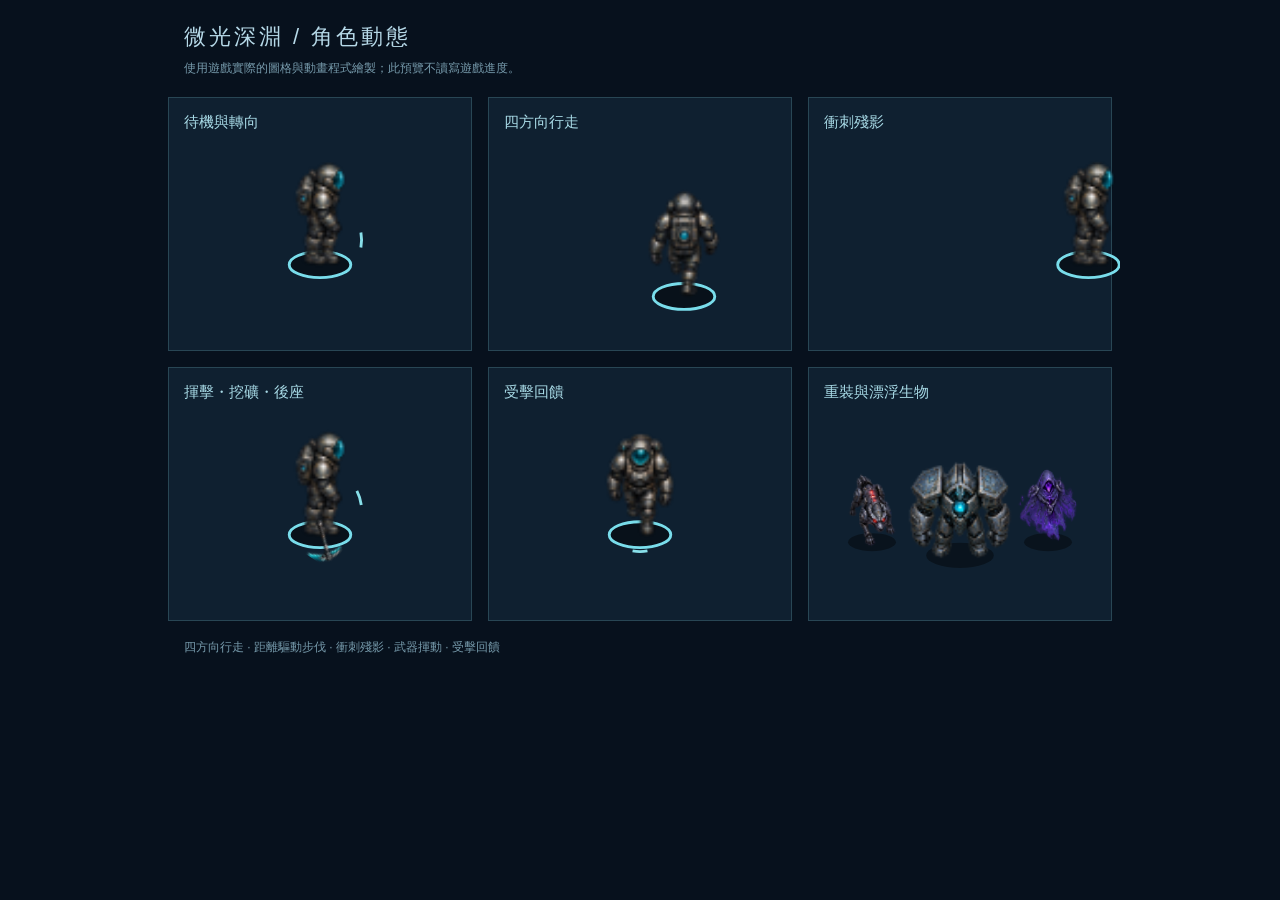
<file: tests/animation-preview.html>
<!doctype html>
<html lang="zh-Hant">
<meta charset="utf-8">
<base href="../">
<meta name="viewport" content="width=device-width, initial-scale=1">
<title>微光深淵 — 角色動態預覽</title>
<style>
  * { box-sizing: border-box; }
  body { margin: 0; background: #07111d; color: #b6d9e8; font-family: "Microsoft JhengHei", sans-serif; }
  main { max-width: 960px; margin: auto; }
  header { padding: 22px 24px 12px; }
  h1 { margin: 0 0 8px; font-size: 22px; font-weight: 500; letter-spacing: 3px; }
  p { margin: 0; font-size: 12px; color: #779bac; }
  canvas { display: block; width: 100%; }
  footer { padding: 10px 24px 22px; font-size: 12px; color: #779bac; }
</style>
<main>
  <header><h1>微光深淵 / 角色動態</h1><p>使用遊戲實際的圖格與動畫程式繪製；此預覽不讀寫遊戲進度。</p></header>
  <canvas id="preview" aria-label="待機、行走、衝刺、攻擊、受擊與怪物動態示範"></canvas>
  <footer>四方向行走 · 距離驅動步伐 · 衝刺殘影 · 武器揮動 · 受擊回饋</footer>
</main>
<script src="js/config.js"></script>
<script src="js/texture-pack.js"></script>
<script src="js/animation.js"></script>
<script>
  // 預覽固定使用科技素材,只改本頁記憶體中的選擇。
  texturePackId = 'ruins'; preloadTexturePack();
  const cv = document.getElementById('preview'), ctx = cv.getContext('2d');
  const scale = Math.min(devicePixelRatio || 1, 2);
  cv.width = 960 * scale; cv.height = 540 * scale;
  ctx.scale(scale, scale);
  function worldToScreen(x, y) { return [x * TILE, y * TILE]; }
  const actors = Array.from({length: 6}, (_, i) => ({id:i+1,x:0,y:0,hp:100,maxhp:100,r:0.35,aim:Math.PI/2,swing:0,action:'atk'}));
  const creatures = ['hunter', 'sentinel', 'phantom'].map((type,i) => ({id:20+i,type,x:0,y:0,hp:100}));
  const labels = ['待機與轉向', '四方向行走', '衝刺殘影', '揮擊・挖礦・後座', '受擊回饋', '重裝與漂浮生物'];
  let last = performance.now(), time = 0;
  function frame(now) {
    const dt = Math.max(0, Math.min(0.05, (now-last)/1000)); last = now; time += dt;
    ctx.fillStyle = '#07111d'; ctx.fillRect(0,0,960,540);
    for (let i=0;i<6;i++) {
      const ox=(i%3)*320, oy=Math.floor(i/3)*270;
      ctx.fillStyle='#0f2030'; ctx.fillRect(ox+8,oy+8,304,254);
      ctx.strokeStyle='#284654'; ctx.strokeRect(ox+8.5,oy+8.5,303,253);
      ctx.font='15px "Microsoft JhengHei"'; ctx.fillStyle='#a8dae6'; ctx.textAlign='left';
      ctx.fillText(labels[i],ox+24,oy+38);
      ctx.save(); ctx.translate(ox+160,oy+151); ctx.scale(2.2,2.2);
      const p=actors[i]; p.x=p.y=0; p.swing=0; p.dashT=0;
      let held={...ITEMS.iron_sword, ...ITEMS.iron_sword.sword}, id='iron_sword';
      if(i===0) p.aim=Math.floor(time/1.5)%4*Math.PI/2;
      if(i===1) {
        const turn=Math.floor(time/1.2)%4, f=(time%1.2)/1.2;
        const corners=[[-0.5,0.5],[0.5,0.5],[0.5,-0.5],[-0.5,-0.5]];
        const a=corners[turn], b=corners[(turn+1)%4];
        p.x=a[0]+(b[0]-a[0])*f; p.y=a[1]+(b[1]-a[1])*f;
        p.aim=Math.atan2(b[1]-a[1],b[0]-a[0]);
      }
      if(i===2) { p.aim=0; const t=time%1.8; p.x=-1.3+Math.min(t,0.23)*12; p.dashT=t<0.23?0.23-t:0; }
      if(i===3) {
        const mode=Math.floor(time/1.1)%3;
        id=['iron_sword','iron_pick','crossbow'][mode];
        p.action=mode===1?'mine':'atk'; p.aim=-0.3;
        held={...ITEMS[id],...ITEMS[id].sword,ranged:mode===2};
        p.swing=Math.max(0,[0.22,0.2,0.18][mode]-(time%1.1));
      }
      if(i===4) p.hp=Math.floor(time/1.1)%2 ? 90 : 100;
      const state=entityMotion(p,dt,true), image=explorerSprite(state);
      if(i===5) {
        creatures.forEach((e,j)=>{
          e.x=Math.sin(time*1.2)*0.18; e.y=0;
          const state=entityMotion(e,dt);
          const image=packSprite('creatures',PACK_CREATURES[e.type],64);
          if(image) drawEnemyMotion(e,image,state,(j-1)*40,0,j===1?48:34);
        });
      } else if(image) {
        const [x,y]=worldToScreen(p.x,p.y), pose=weaponMotion(p,held,p.r*TILE);
        drawExplorerMotion(p,image,state,x,y,'#79ddeb',pose);
        if(i===3) drawPlayerWeapon(p,held,packItemSprite(id,TILE*0.7),pose,x,y,p.r*TILE);
      }
      ctx.restore();
    }
    requestAnimationFrame(frame);
  }
  requestAnimationFrame(frame);
</script>
</html>
</file>
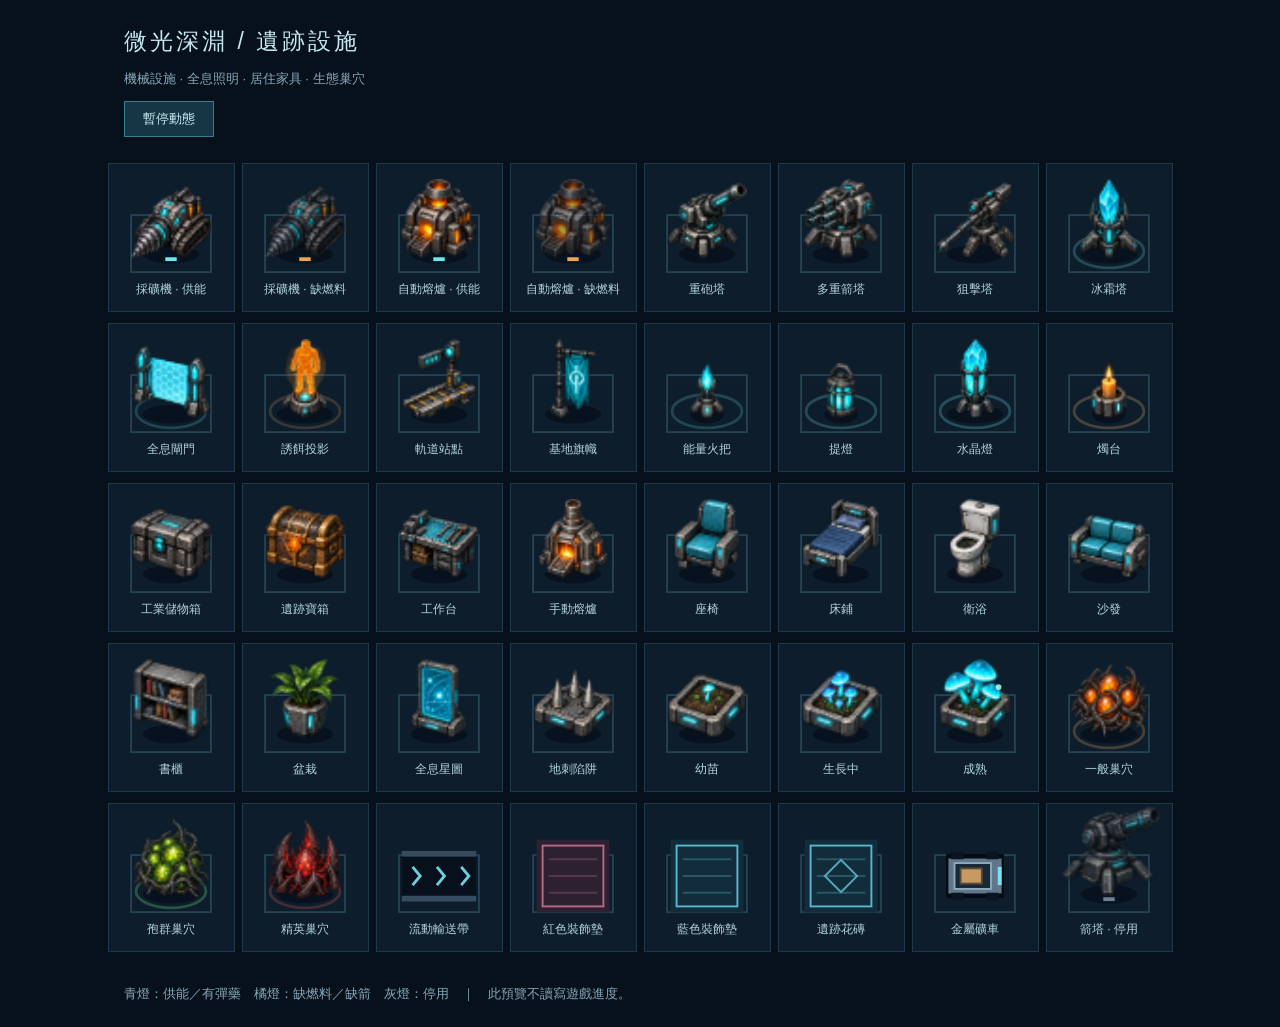
<file: tests/object-preview.html>
<!doctype html>
<html lang="zh-Hant">
<meta charset="utf-8">
<base href="../">
<meta name="viewport" content="width=device-width, initial-scale=1">
<title>微光深淵 — 地圖物件預覽</title>
<style>
  * { box-sizing: border-box; }
  body { margin: 0; background: #07111b; color: #c6e9f1; font-family: "Microsoft JhengHei", sans-serif; }
  main { max-width: 1080px; margin: auto; }
  header { padding: 26px 24px 18px; }
  h1 { margin: 0 0 10px; font-size: 23px; font-weight: 500; letter-spacing: 3px; }
  p, footer { font-size: 13px; color: #87a7b8; }
  button { padding: 8px 18px; background: #153645; border: 1px solid #397e93; color: #ceeff7; cursor: pointer; }
  canvas { display: block; width: 100%; }
  footer { padding: 14px 24px 24px; }
</style>
<main>
  <header><h1>微光深淵 / 遺跡設施</h1><p>機械設施 · 全息照明 · 居住家具 · 生態巢穴</p><button id="pause">暫停動態</button></header>
  <canvas id="preview" aria-label="科技遺跡物件、三階段作物與機器供能狀態"></canvas>
  <footer>青燈：供能／有彈藥　橘燈：缺燃料／缺箭　灰燈：停用　｜　此預覽不讀寫遊戲進度。</footer>
</main>
<script src="js/config.js"></script>
<script src="js/texture-pack.js"></script>
<script src="js/animation.js"></script>
<script src="js/object-render.js"></script>
<script>
  texturePackId = 'ruins'; preloadTexturePack();
  const cv = document.getElementById('preview'), ctx = cv.getContext('2d');
  const scale = Math.min(devicePixelRatio || 1, 2);
  cv.width = 1080 * scale; cv.height = 816 * scale; ctx.scale(scale, scale);
  const samples = [
    ['auto_miner', '採礦機 · 供能', {fuel: 30}], ['auto_miner', '採礦機 · 缺燃料', {fuel: 0}],
    ['auto_smelter', '自動熔爐 · 供能', {fuel: 30}], ['auto_smelter', '自動熔爐 · 缺燃料', {fuel: 0}],
    ['cannon_tower', '重砲塔'], ['multi_tower', '多重箭塔'], ['sniper_tower', '狙擊塔'], ['frost_tower', '冰霜塔'],
    ['gate', '全息閘門'], ['decoy', '誘餌投影'], ['rail_station', '軌道站點'], ['banner', '基地旗幟'],
    ['torch', '能量火把'], ['lantern', '提燈'], ['crystal_lamp', '水晶燈'], ['candle', '燭台'],
    ['storage', '工業儲物箱'], ['chest', '遺跡寶箱'], ['workbench', '工作台'], ['furnace', '手動熔爐'],
    ['chair', '座椅'], ['bed', '床鋪'], ['toilet', '衛浴'], ['sofa', '沙發'],
    ['bookshelf', '書櫃'], ['plant_pot', '盆栽'], ['painting', '全息星圖'], ['spike_trap', '地刺陷阱', {hp: OBJ_HP.spike_trap}],
    ['crop', '幼苗', {crop:'mush',stage:0}], ['crop', '生長中', {crop:'mush',stage:1}], ['crop', '成熟', {crop:'mush',stage:2}],
    ['nest', '一般巢穴', {nestType:'common'}], ['nest', '孢群巢穴', {nestType:'swarm'}], ['nest', '精英巢穴', {nestType:'elite'}],
    ['belt', '流動輸送帶', {dir:0}], ['rug_red', '紅色裝飾墊'], ['rug_blue', '藍色裝飾墊'], ['tile_deco', '遺跡花磚'],
    ['cart', '金屬礦車', {dir:0,items:[{id:'iron_ore',count:3}]}], ['archer_tower', '箭塔 · 停用', {off:true,ammo:10}],
  ].map(([type,label,extra]) => ({label, o:{type,...extra}}));
  let paused = false, last = performance.now();
  document.getElementById('pause').onclick = event => {
    paused = !paused; event.target.textContent = paused ? '繼續動態' : '暫停動態';
  };
  function draw(now) {
    advanceObjectVisuals(paused ? 0 : Math.max(0, (now-last)/1000)); last = now;
    ctx.fillStyle = '#07111b'; ctx.fillRect(0, 0, 1080, 816);
    samples.forEach(({label,o}, i) => {
      const x = 8 + (i % 8) * 134, y = 8 + Math.floor(i / 8) * 160;
      ctx.fillStyle = '#0e1d2b'; ctx.fillRect(x, y, 126, 148);
      ctx.strokeStyle = '#20374a'; ctx.lineWidth = 1; ctx.strokeRect(x+.5,y+.5,126,148);
      ctx.save(); ctx.translate(x + 63, y + 73); ctx.scale(1.9,1.9);
      ctx.strokeStyle = '#254352'; ctx.strokeRect(-21, -11, 42, 30);
      const ok = o.type === 'cart' ? drawTechCart(o, 0, 0) : drawTechFloorObject(o, 0, 0) || drawTechObject(o, i, 0, 0);
      ctx.restore(); ctx.textAlign = 'center'; ctx.font = '12px "Microsoft JhengHei", sans-serif'; ctx.fillStyle = '#b3d4e0';
      ctx.fillText(ok ? label : '載入中…', x + 63, y + 130);
    });
    requestAnimationFrame(draw);
  }
  requestAnimationFrame(draw);
</script>
</html>
</file>
